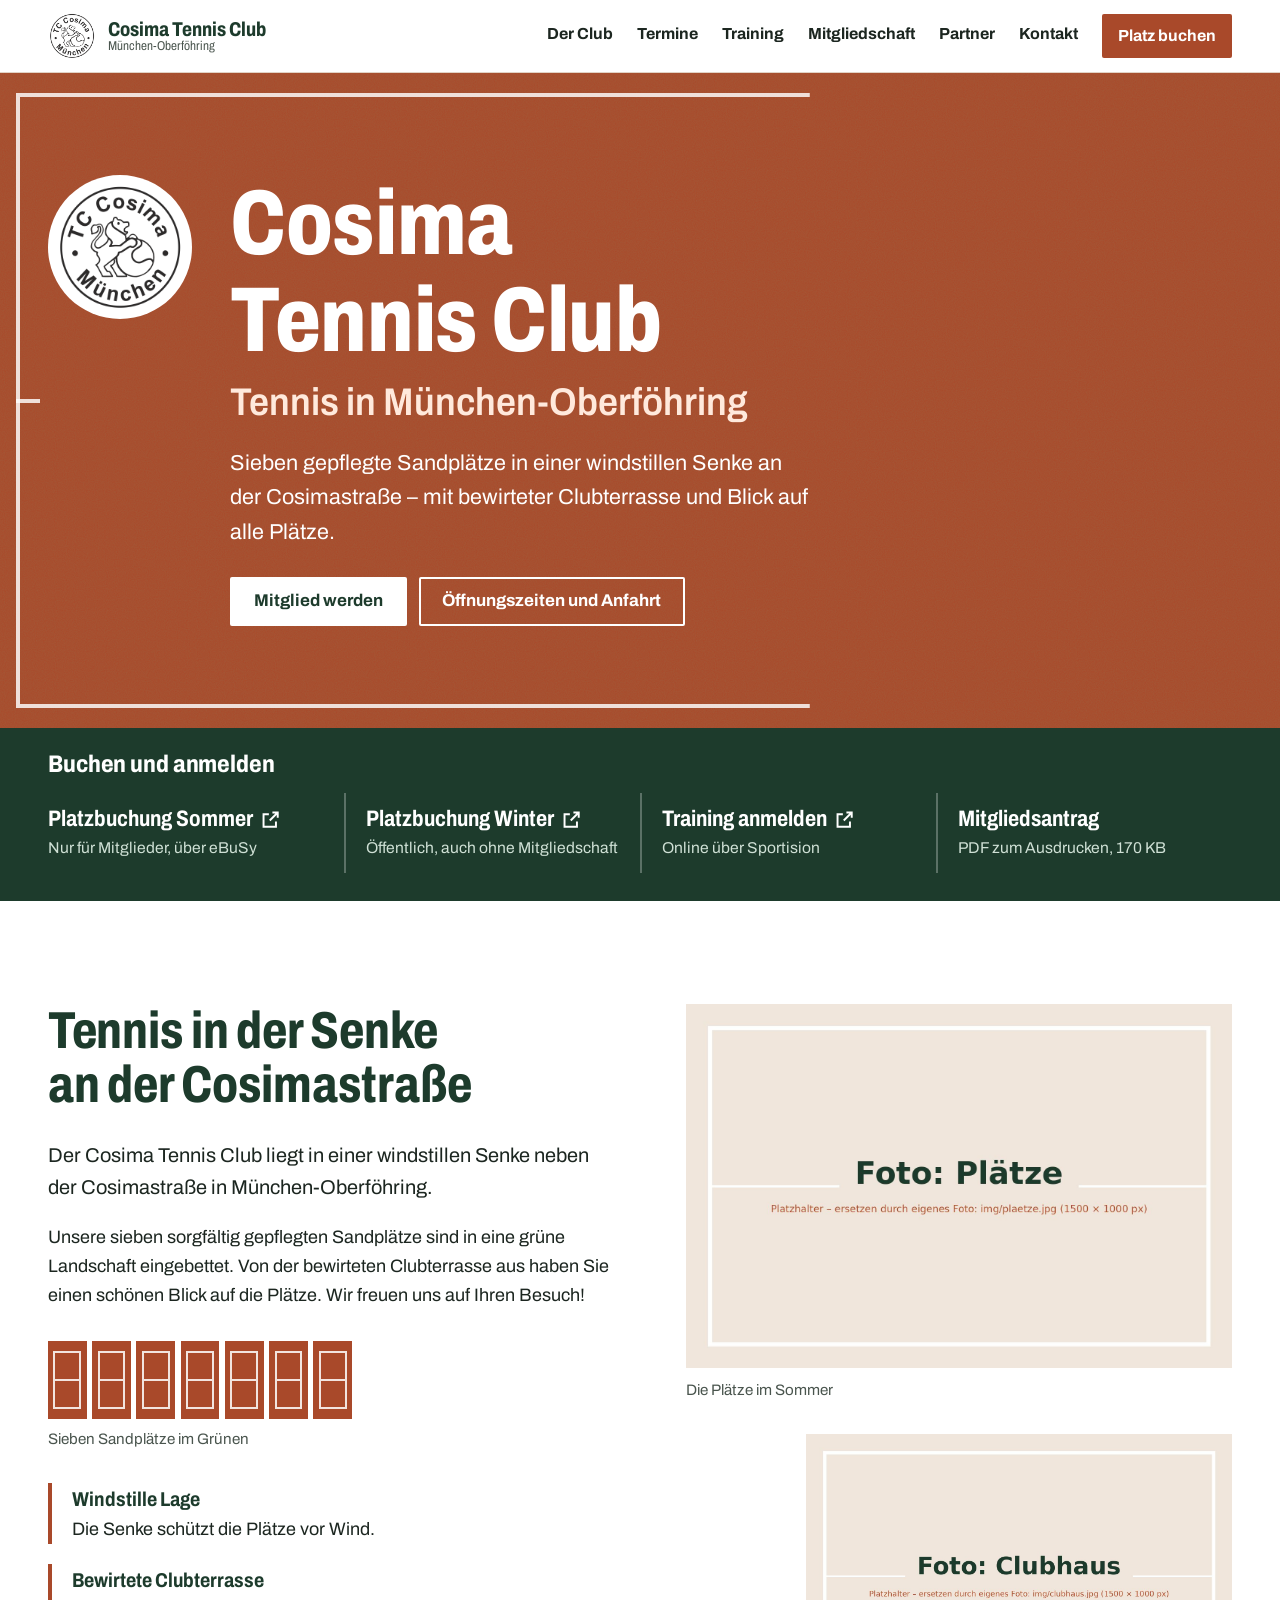
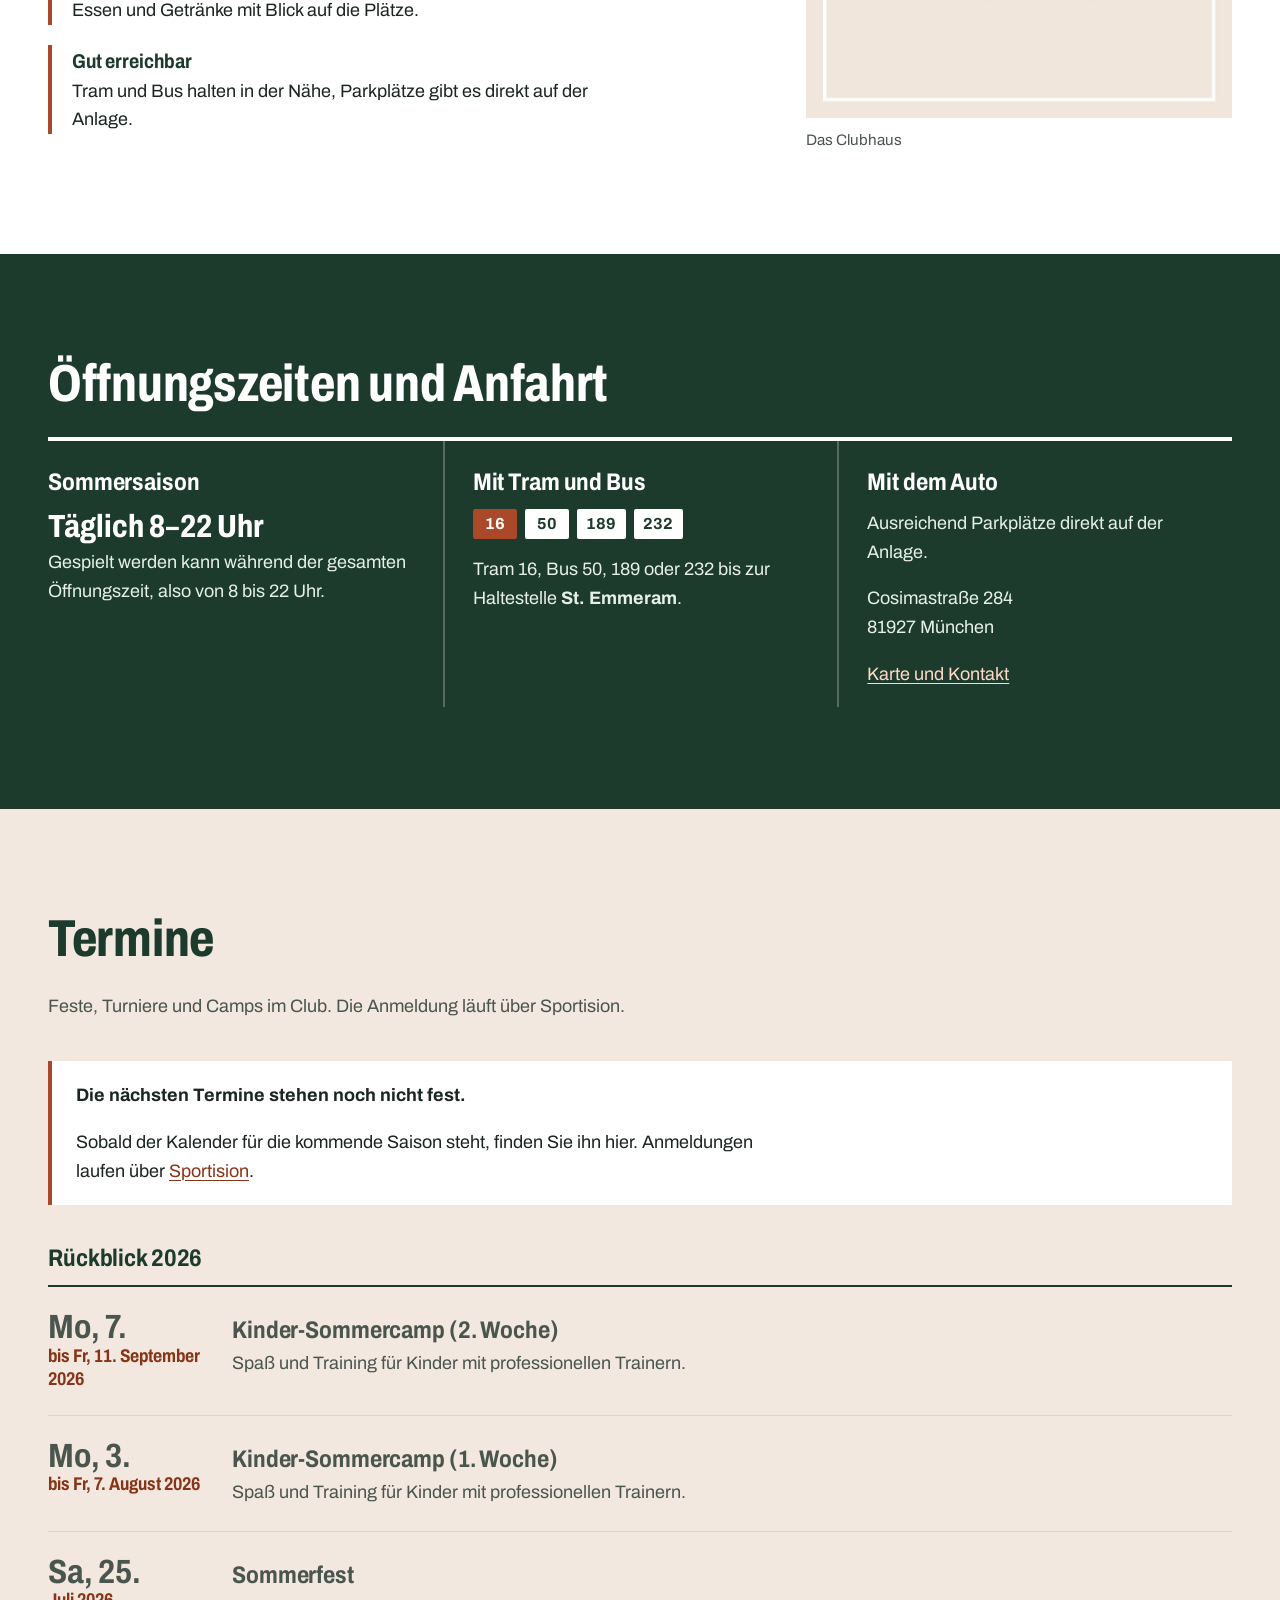
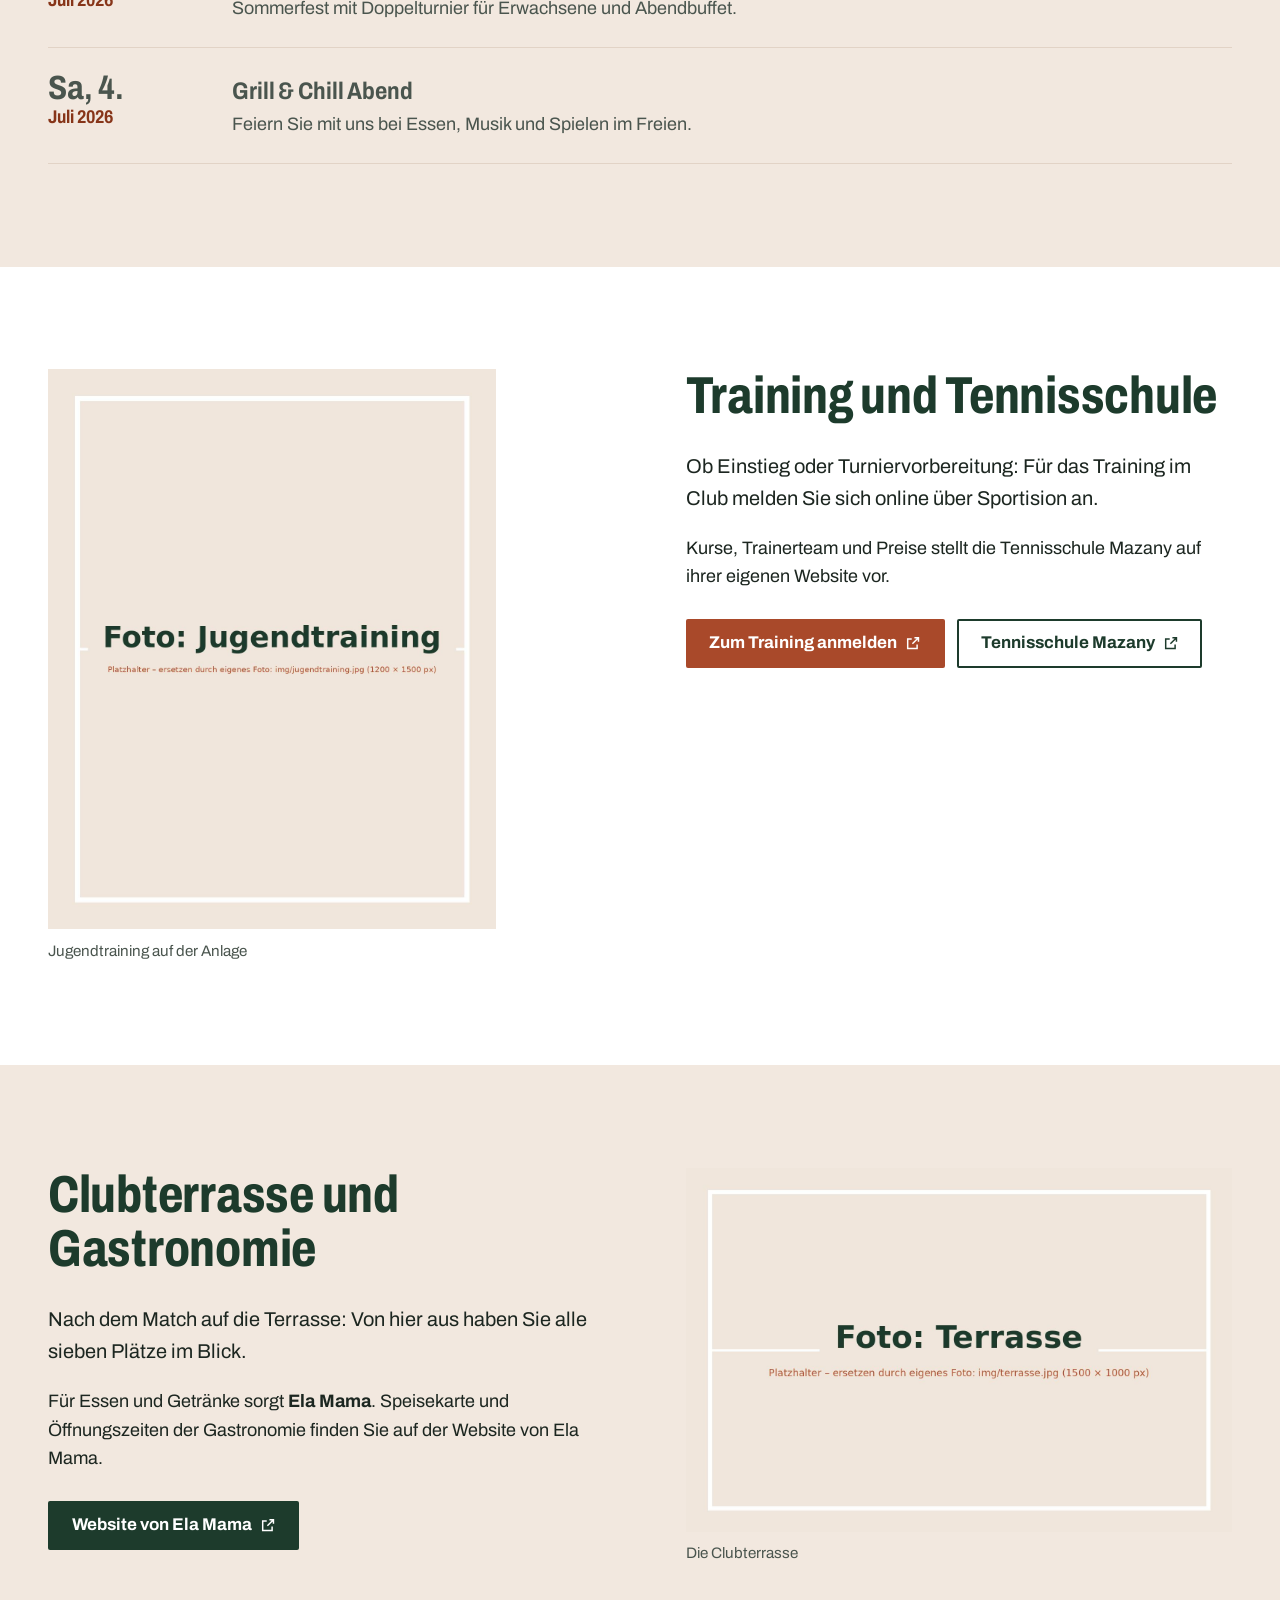
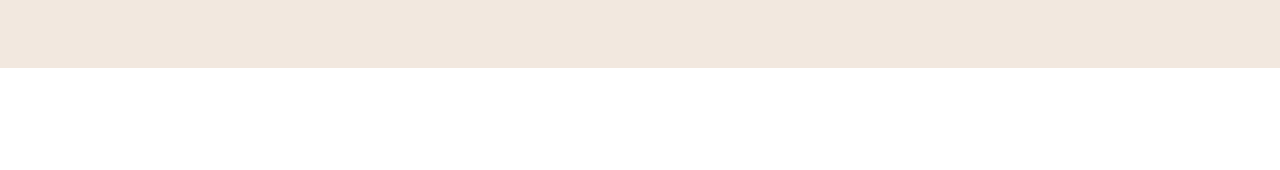
<file: index.html>
<!doctype html>
<html lang="de">
<head>
  <meta charset="utf-8">
  <meta name="robots" content="noindex">
  <meta http-equiv="refresh" content="0; url=cosima-website/">
  <title>Cosima Tennis Club – Website-Entwurf</title>
</head>
<body>
  <p><a href="cosima-website/">Zum Website-Entwurf des Cosima Tennis Clubs</a></p>
</body>
</html>
</file>
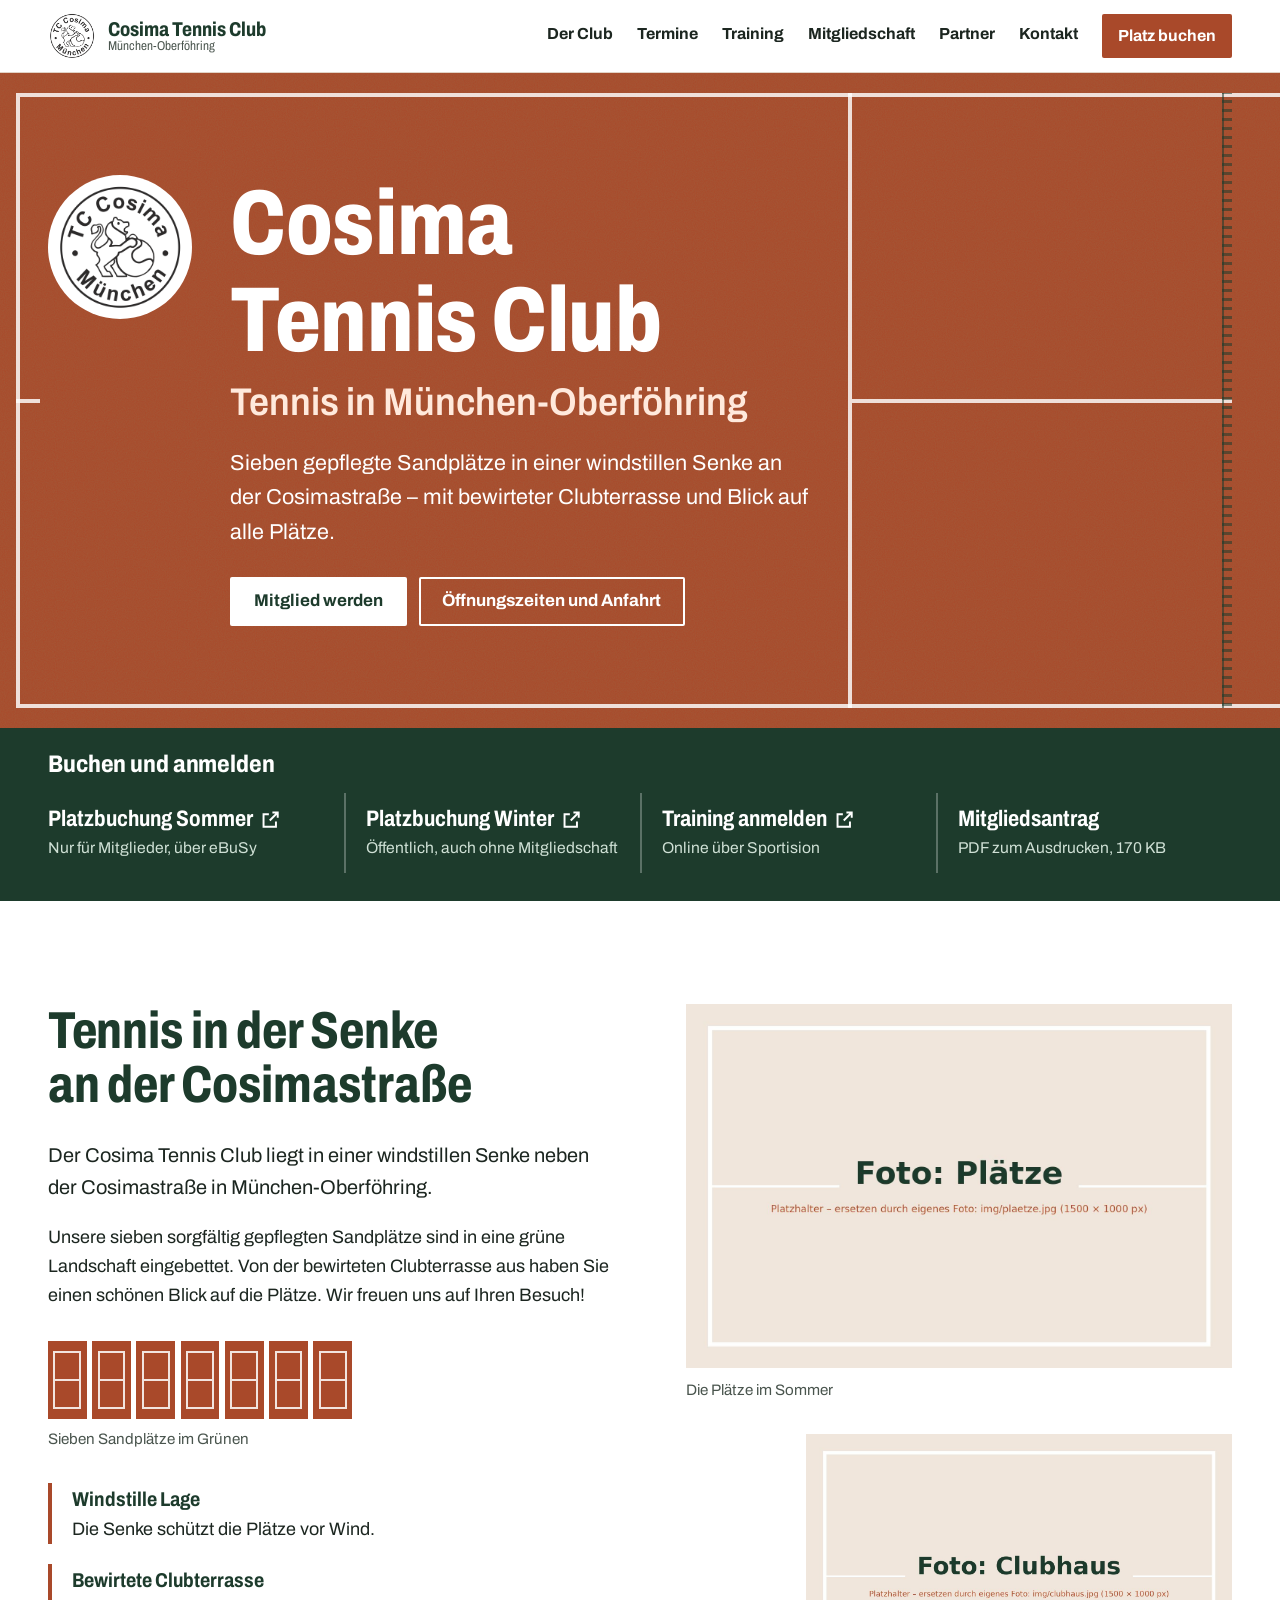
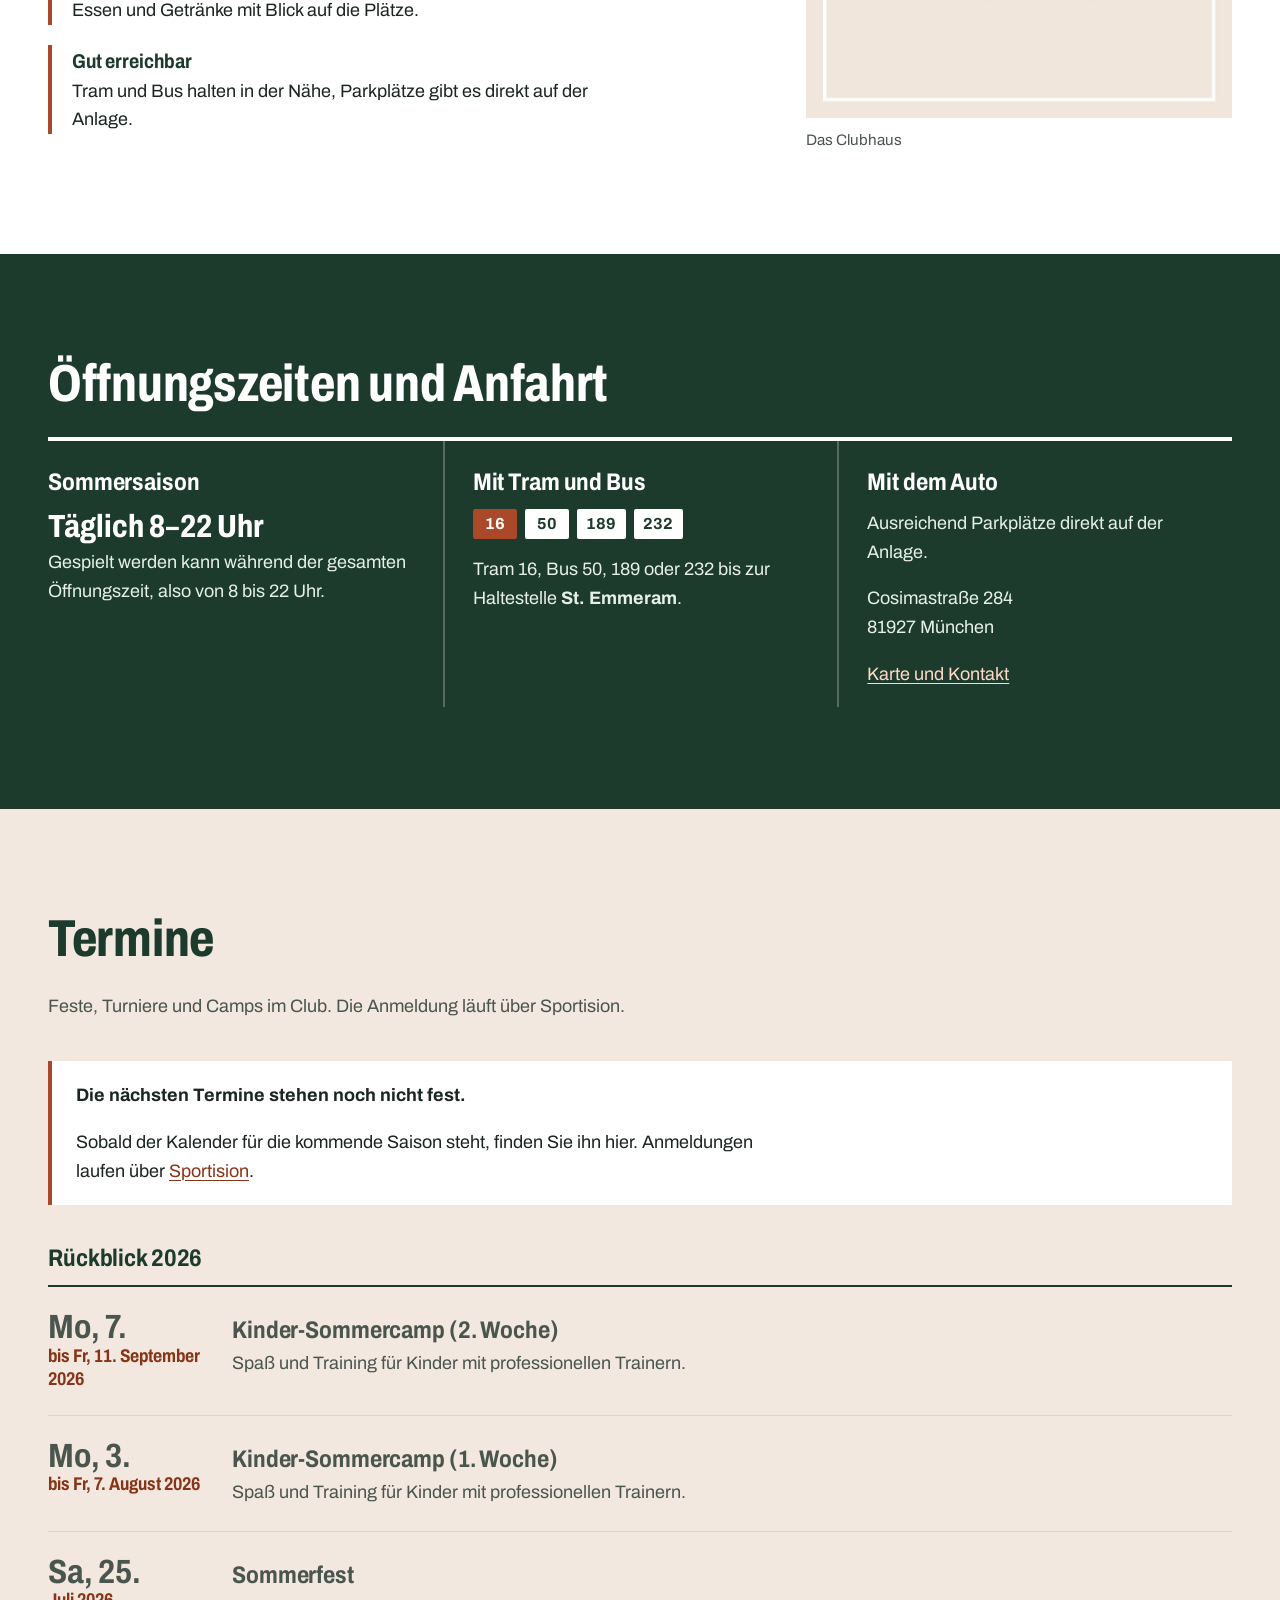
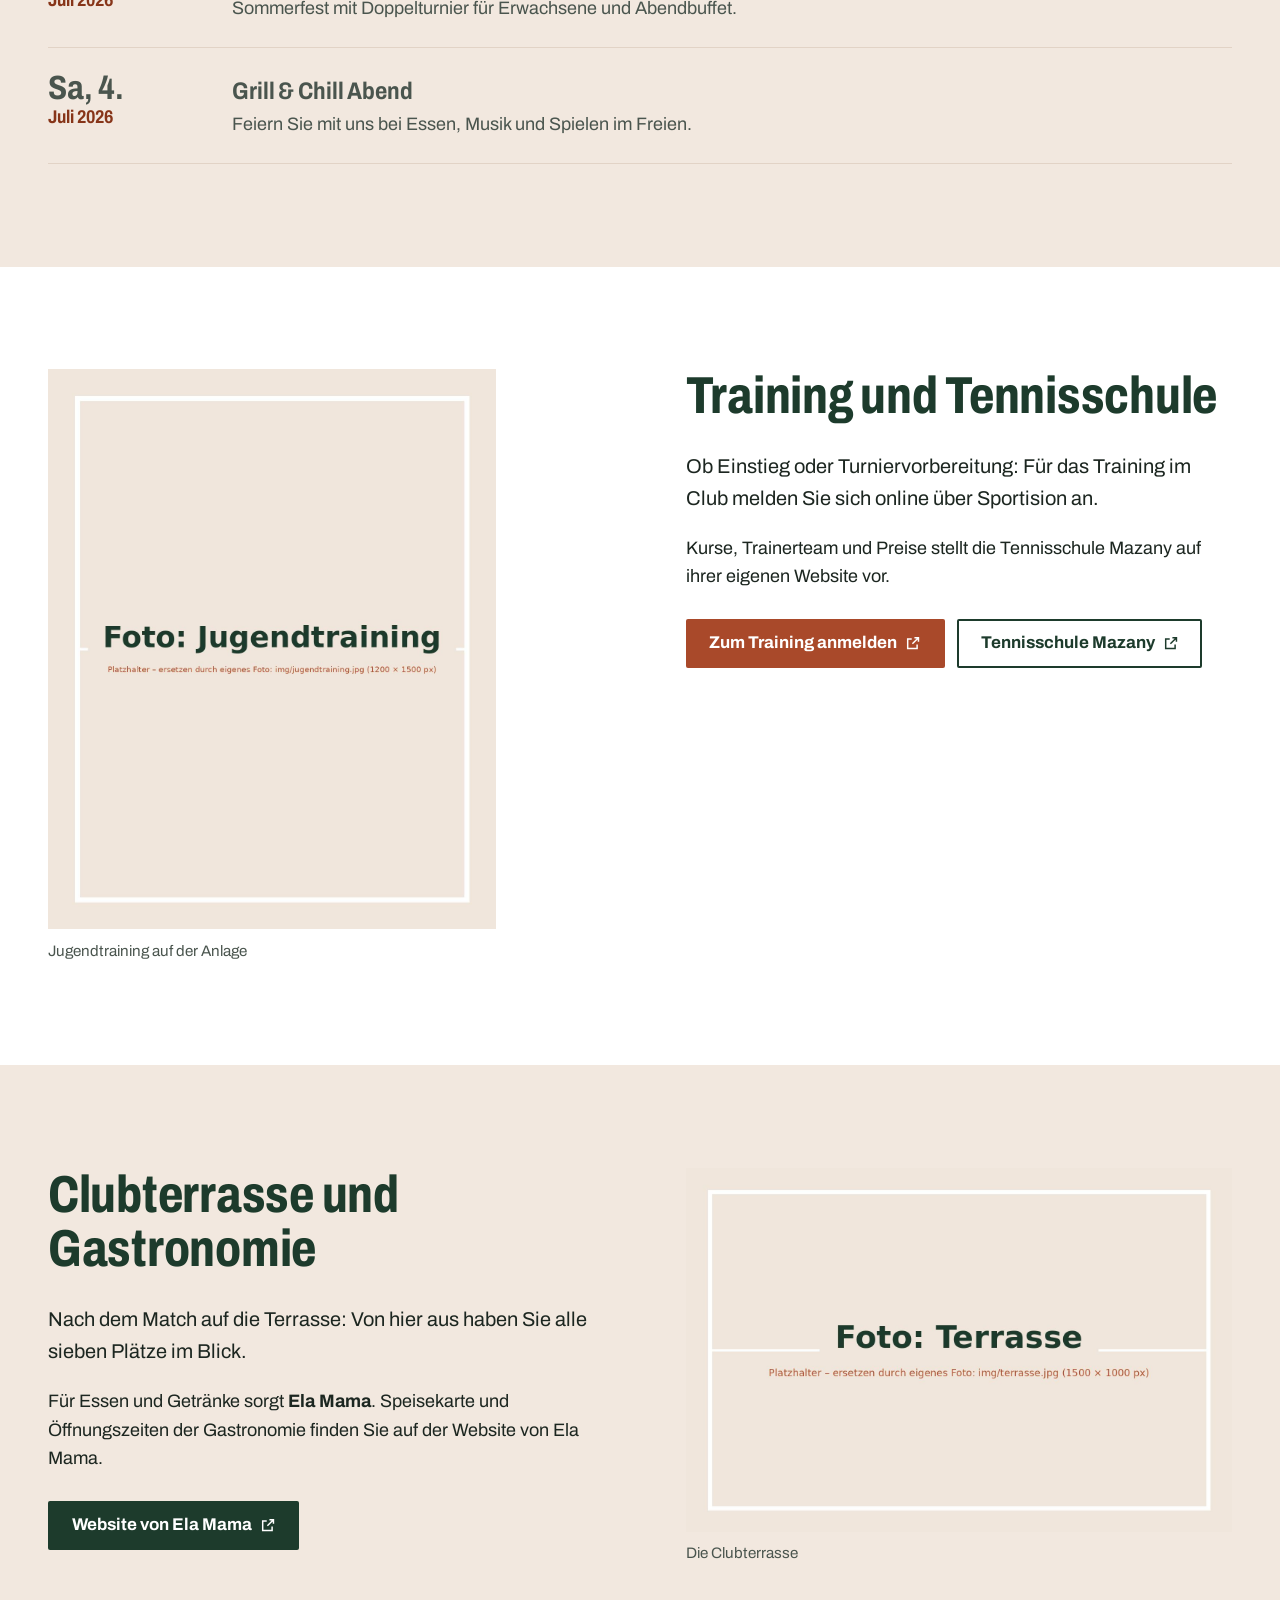
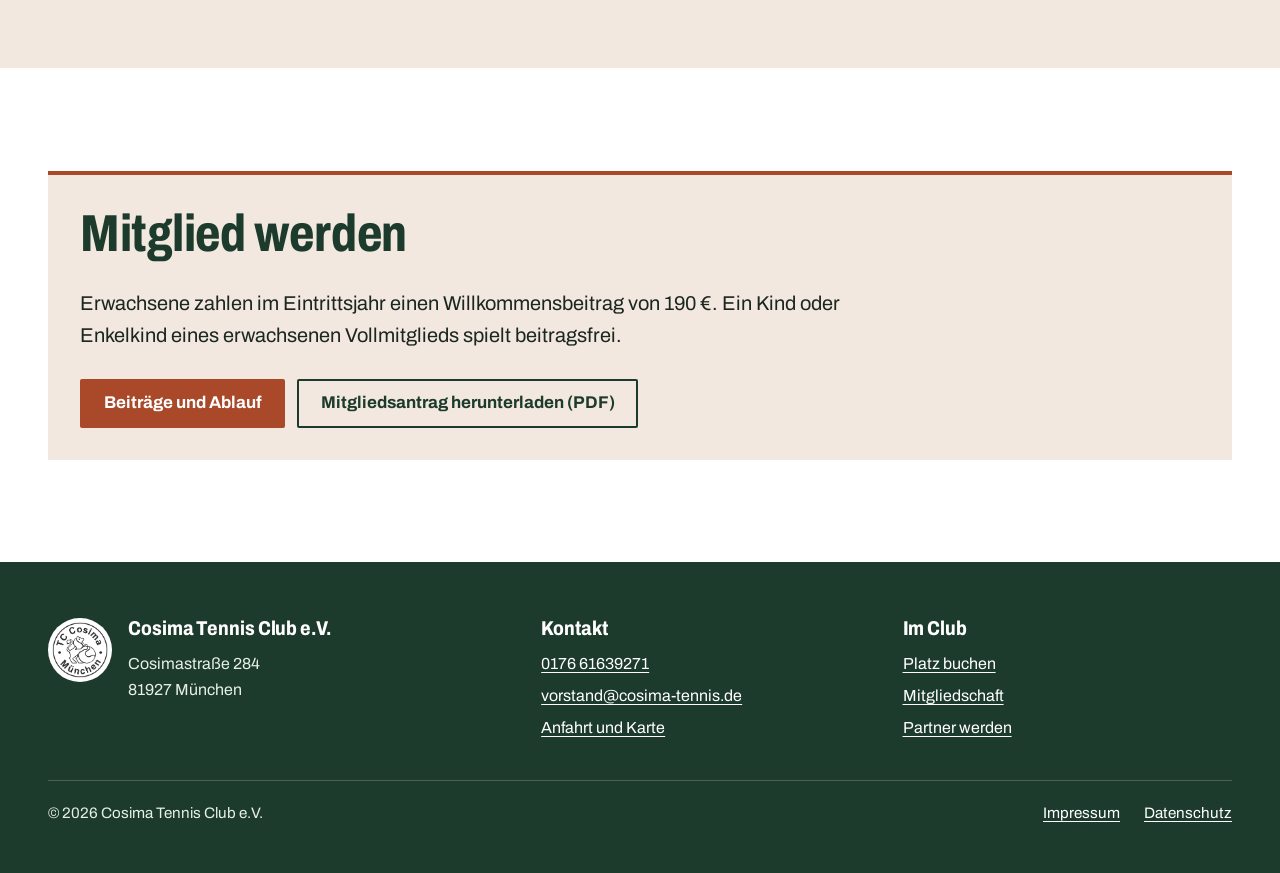
<file: cosima-website/index.html>
<!doctype html>
<html lang="de">
<head>
  <meta charset="utf-8">
  <meta name="viewport" content="width=device-width, initial-scale=1">
  <title>Cosima Tennis Club e.V. – Tennis in München-Oberföhring</title>
  <meta name="description" content="Cosima Tennis Club e.V. in München-Oberföhring: sieben Sandplätze im Grünen, bewirtete Clubterrasse, Training und Mitgliedschaft. Im Sommer täglich von 8 bis 22 Uhr geöffnet.">
  <link rel="canonical" href="https://cosima-tennis.de/">
  <meta name="theme-color" content="#1d3b2c">

  <meta property="og:type" content="website">
  <meta property="og:locale" content="de_DE">
  <meta property="og:site_name" content="Cosima Tennis Club e.V.">
  <meta property="og:title" content="Cosima Tennis Club e.V. – Tennis in München-Oberföhring">
  <meta property="og:description" content="Sieben Sandplätze im Grünen, bewirtete Clubterrasse, Training und Mitgliedschaft.">
  <meta property="og:url" content="https://cosima-tennis.de/">
  <meta property="og:image" content="https://cosima-tennis.de/img/vorschaubild.jpg">

  <link rel="icon" href="img/favicon-32.png" sizes="32x32" type="image/png">
  <link rel="apple-touch-icon" href="img/apple-touch-icon.png">
  <link rel="preload" href="fonts/archivo-var.woff2" as="font" type="font/woff2" crossorigin>
  <link rel="stylesheet" href="css/style.css">
  <script>document.documentElement.classList.add("js");</script>

  <script type="application/ld+json">
  {
    "@context": "https://schema.org",
    "@type": "SportsClub",
    "name": "Cosima Tennis Club e.V.",
    "sport": "Tennis",
    "url": "https://cosima-tennis.de/",
    "logo": "https://cosima-tennis.de/img/logo.png",
    "image": "https://cosima-tennis.de/img/vorschaubild.jpg",
    "telephone": "+49 176 61639271",
    "email": "vorstand@cosima-tennis.de",
    "address": {
      "@type": "PostalAddress",
      "streetAddress": "Cosimastraße 284",
      "postalCode": "81927",
      "addressLocality": "München",
      "addressCountry": "DE"
    },
    "hasMap": "https://maps.google.com/maps?cid=15351938273596045223"
  }
  </script>
</head>
<body>
  <a class="skip-link" href="#inhalt">Zum Inhalt springen</a>

  <header class="kopf">
    <div class="wrap kopf__inner">
      <a class="marke" href="index.html">
        <img src="img/logo.png" alt="" width="48" height="48">
        <span>Cosima Tennis Club<small>München-Oberföhring</small></span>
      </a>
      <button class="menue-knopf" type="button" aria-expanded="false" aria-controls="navi">
        <span class="menue-knopf__linien" aria-hidden="true"></span>Menü
      </button>
      <nav id="navi" class="navi" aria-label="Hauptmenü">
        <ul>
          <li><a href="index.html#club">Der Club</a></li>
          <li><a href="index.html#termine">Termine</a></li>
          <li><a href="index.html#training">Training</a></li>
          <li><a href="mitgliedschaft.html">Mitgliedschaft</a></li>
          <li><a href="partner.html">Partner</a></li>
          <li><a href="kontakt.html">Kontakt</a></li>
          <li class="navi__buchen"><a href="index.html#buchen">Platz buchen</a></li>
        </ul>
      </nav>
    </div>
  </header>

  <main id="inhalt">

    <!-- ===== Hero: der Sandplatz von oben ===== -->
    <section class="platz" aria-labelledby="titel">
      <!-- Die weißen Linien zeichnen einen Sandplatz von oben (reine CSS-Gestaltung). -->
      <div class="wrap platz__feld">
        <div class="platz__inhalt">
          <img class="platz__siegel" src="img/logo.png" width="144" height="144"
               alt="Vereinslogo des TC Cosima München: Löwe mit Tennisball im Kreis">
          <div>
            <h1 id="titel">Cosima Tennis Club <span>Tennis in München-Oberföhring</span></h1>
            <p class="platz__text">Sieben gepflegte Sandplätze in einer windstillen Senke an der Cosimastraße – mit bewirteter Clubterrasse und Blick auf alle Plätze.</p>
            <div class="platz__aktionen">
              <a class="knopf knopf--kreide" href="mitgliedschaft.html">Mitglied werden</a>
              <a class="knopf knopf--linie" href="#anfahrt">Öffnungszeiten und Anfahrt</a>
            </div>
          </div>
        </div>
        <div class="platz__aufschlagfeld" aria-hidden="true"></div>
      </div>
    </section>

    <!-- ===== Schnellzugriff ===== -->
    <section id="buchen" class="schnell" aria-labelledby="buchen-titel">
      <div class="wrap">
        <h2 id="buchen-titel">Buchen und anmelden</h2>
        <ul class="schnell__liste">
          <li>
            <a href="https://cosima-tennis.ebusy.de/" target="_blank" rel="noopener">
              <strong>Platzbuchung Sommer
                <svg class="extern-icon" viewBox="0 0 24 24" aria-hidden="true" focusable="false"><path d="M14 4h6v6M20 4l-9 9M18 14v6H4V6h6" fill="none" stroke="currentColor" stroke-width="2.2"/></svg></strong>
              <span>Nur für Mitglieder, über eBuSy</span>
              <span class="visually-hidden">(öffnet in neuem Fenster)</span>
            </a>
          </li>
          <li>
            <a href="https://citennis.ebusy.de/" target="_blank" rel="noopener">
              <strong>Platzbuchung Winter
                <svg class="extern-icon" viewBox="0 0 24 24" aria-hidden="true" focusable="false"><path d="M14 4h6v6M20 4l-9 9M18 14v6H4V6h6" fill="none" stroke="currentColor" stroke-width="2.2"/></svg></strong>
              <span>Öffentlich, auch ohne Mitgliedschaft</span>
              <span class="visually-hidden">(öffnet in neuem Fenster)</span>
            </a>
          </li>
          <li>
            <a href="https://www.sportision.de/club/cosima-2" target="_blank" rel="noopener">
              <strong>Training anmelden
                <svg class="extern-icon" viewBox="0 0 24 24" aria-hidden="true" focusable="false"><path d="M14 4h6v6M20 4l-9 9M18 14v6H4V6h6" fill="none" stroke="currentColor" stroke-width="2.2"/></svg></strong>
              <span>Online über Sportision</span>
              <span class="visually-hidden">(öffnet in neuem Fenster)</span>
            </a>
          </li>
          <li>
            <a href="dokumente/aufnahmeantrag-cosima-tennis-club.pdf" download>
              <strong>Mitgliedsantrag</strong>
              <span>PDF zum Ausdrucken, 170 KB</span>
            </a>
          </li>
        </ul>
      </div>
    </section>

    <!-- ===== Der Club ===== -->
    <section id="club" class="abschnitt" aria-labelledby="club-titel">
      <div class="wrap zweispaltig">
        <div>
          <h2 id="club-titel">Tennis in der Senke an der Cosimastraße</h2>
          <p class="einleitung">Der Cosima Tennis Club liegt in einer windstillen Senke neben der Cosimastraße in München-Oberföhring.</p>
          <p>Unsere sieben sorgfältig gepflegten Sandplätze sind in eine grüne Landschaft eingebettet. Von der bewirteten Clubterrasse aus haben Sie einen schönen Blick auf die Plätze. Wir freuen uns auf Ihren Besuch!</p>

          <ul class="plaetze" aria-hidden="true">
            <li></li><li></li><li></li><li></li><li></li><li></li><li></li>
          </ul>
          <p class="plaetze-legende">Sieben Sandplätze im Grünen</p>

          <ul class="fakten">
            <li><strong>Windstille Lage</strong>Die Senke schützt die Plätze vor Wind.</li>
            <li><strong>Bewirtete Clubterrasse</strong>Essen und Getränke mit Blick auf die Plätze.</li>
            <li><strong>Gut erreichbar</strong>Tram und Bus halten in der Nähe, Parkplätze gibt es direkt auf der Anlage.</li>
          </ul>
        </div>
        <div class="fotostapel">
          <figure class="foto foto--quer">
            <img src="img/plaetze.jpg" width="1500" height="1000" loading="lazy"
                 alt="Die Sandplätze des Cosima Tennis Clubs, umgeben von Bäumen und Hecken">
            <figcaption>Die Plätze im Sommer</figcaption>
          </figure>
          <figure class="foto foto--quer">
            <img src="img/clubhaus.jpg" width="1500" height="1000" loading="lazy"
                 alt="Das Clubhaus des Cosima Tennis Clubs">
            <figcaption>Das Clubhaus</figcaption>
          </figure>
        </div>
      </div>
    </section>

    <!-- ===== Öffnungszeiten & Anfahrt ===== -->
    <section id="anfahrt" class="abschnitt abschnitt--hecke" aria-labelledby="anfahrt-titel">
      <div class="wrap">
        <h2 id="anfahrt-titel">Öffnungszeiten und Anfahrt</h2>
        <div class="infos">
          <div>
            <h3>Sommersaison</h3>
            <p class="gross">Täglich 8–22 Uhr</p>
            <p>Gespielt werden kann während der gesamten Öffnungszeit, also von 8 bis 22 Uhr.</p>
          </div>
          <div>
            <h3>Mit Tram und Bus</h3>
            <ul class="linien" aria-label="Linien">
              <li class="tram"><span class="visually-hidden">Tram </span>16</li>
              <li><span class="visually-hidden">Bus </span>50</li>
              <li><span class="visually-hidden">Bus </span>189</li>
              <li><span class="visually-hidden">Bus </span>232</li>
            </ul>
            <p>Tram 16, Bus 50, 189 oder 232 bis zur Haltestelle <strong>St. Emmeram</strong>.</p>
          </div>
          <div>
            <h3>Mit dem Auto</h3>
            <p>Ausreichend Parkplätze direkt auf der Anlage.</p>
            <p>Cosimastraße 284<br>81927 München</p>
            <p><a href="kontakt.html#karte">Karte und Kontakt</a></p>
          </div>
        </div>
      </div>
    </section>

    <!-- ===== Termine ===== -->
    <section id="termine" class="abschnitt abschnitt--sand" aria-labelledby="termine-titel">
      <div class="wrap">
        <div class="abschnitt__kopf">
          <h2 id="termine-titel">Termine</h2>
          <p>Feste, Turniere und Camps im Club. Die Anmeldung läuft über Sportision.</p>
        </div>
        <!-- Die Termine werden in js/termine.js gepflegt. -->
        <div id="termine-liste" aria-live="polite">
          <noscript>
            <p>Die aktuellen Termine und die Anmeldung finden Sie bei
              <a href="https://www.sportision.de/club/cosima-2">Sportision</a>.</p>
          </noscript>
        </div>
      </div>
    </section>

    <!-- ===== Training / Tennisschule ===== -->
    <section id="training" class="abschnitt" aria-labelledby="training-titel">
      <div class="wrap zweispaltig zweispaltig--umgekehrt">
        <div>
          <h2 id="training-titel">Training und Tennisschule</h2>
          <p class="einleitung">Ob Einstieg oder Turniervorbereitung: Für das Training im Club melden Sie sich online über Sportision an.</p>
          <p>Kurse, Trainerteam und Preise stellt die Tennisschule Mazany auf ihrer eigenen Website vor.</p>
          <div class="platz__aktionen">
            <a class="knopf knopf--ziegel" href="https://www.sportision.de/club/cosima-2" target="_blank" rel="noopener">
              Zum Training anmelden
              <svg class="extern-icon" viewBox="0 0 24 24" aria-hidden="true" focusable="false"><path d="M14 4h6v6M20 4l-9 9M18 14v6H4V6h6" fill="none" stroke="currentColor" stroke-width="2.2"/></svg>
              <span class="visually-hidden">(Sportision, öffnet in neuem Fenster)</span>
            </a>
            <a class="knopf knopf--rahmen" href="http://www.mazany-tennis.de" target="_blank" rel="noopener">
              Tennisschule Mazany
              <svg class="extern-icon" viewBox="0 0 24 24" aria-hidden="true" focusable="false"><path d="M14 4h6v6M20 4l-9 9M18 14v6H4V6h6" fill="none" stroke="currentColor" stroke-width="2.2"/></svg>
              <span class="visually-hidden">(Website, öffnet in neuem Fenster)</span>
            </a>
          </div>
        </div>
        <figure class="foto foto--hoch">
          <img src="img/jugendtraining.jpg" width="1200" height="1500" loading="lazy"
               alt="Kinder und Jugendliche beim Training auf einem Sandplatz des Clubs">
          <figcaption>Jugendtraining auf der Anlage</figcaption>
        </figure>
      </div>
    </section>

    <!-- ===== Gastronomie ===== -->
    <section id="gastronomie" class="abschnitt abschnitt--sand" aria-labelledby="gastro-titel">
      <div class="wrap zweispaltig">
        <div>
          <h2 id="gastro-titel">Clubterrasse und Gastronomie</h2>
          <p class="einleitung">Nach dem Match auf die Terrasse: Von hier aus haben Sie alle sieben Plätze im Blick.</p>
          <p>Für Essen und Getränke sorgt <strong>Ela Mama</strong>. Speisekarte und Öffnungszeiten der Gastronomie finden Sie auf der Website von Ela Mama.</p>
          <div class="platz__aktionen">
            <a class="knopf knopf--hecke" href="https://www.ela-mama.de/" target="_blank" rel="noopener">
              Website von Ela Mama
              <svg class="extern-icon" viewBox="0 0 24 24" aria-hidden="true" focusable="false"><path d="M14 4h6v6M20 4l-9 9M18 14v6H4V6h6" fill="none" stroke="currentColor" stroke-width="2.2"/></svg>
              <span class="visually-hidden">(öffnet in neuem Fenster)</span>
            </a>
          </div>
        </div>
        <figure class="foto foto--quer">
          <img src="img/terrasse.jpg" width="1500" height="1000" loading="lazy"
               alt="Die bewirtete Clubterrasse mit Tischen und Blick auf die Tennisplätze">
          <figcaption>Die Clubterrasse</figcaption>
        </figure>
      </div>
    </section>

    <!-- ===== Mitglied werden ===== -->
    <section id="mitglied" class="abschnitt" aria-labelledby="mitglied-titel">
      <div class="wrap">
        <div class="kasten">
          <h2 id="mitglied-titel">Mitglied werden</h2>
          <p class="einleitung">Erwachsene zahlen im Eintrittsjahr einen Willkommensbeitrag von 190&nbsp;€. Ein Kind oder Enkelkind eines erwachsenen Vollmitglieds spielt beitragsfrei.</p>
          <div class="platz__aktionen">
            <a class="knopf knopf--ziegel" href="mitgliedschaft.html">Beiträge und Ablauf</a>
            <a class="knopf knopf--rahmen" href="dokumente/aufnahmeantrag-cosima-tennis-club.pdf" download>Mitgliedsantrag herunterladen (PDF)</a>
          </div>
        </div>
      </div>
    </section>

    <!--
      ===== Vorlage: Stimmen aus dem Club =====
      Bewusst leer und auskommentiert. Nur mit echten Zitaten und
      Einverständnis der zitierten Mitglieder verwenden.
      Zum Aktivieren die Kommentarzeichen um den Abschnitt entfernen.

    <section id="stimmen" class="abschnitt abschnitt--sand" aria-labelledby="stimmen-titel">
      <div class="wrap">
        <h2 id="stimmen-titel">Stimmen aus dem Club</h2>
        <figure>
          <blockquote><p>[Zitat eines Mitglieds]</p></blockquote>
          <figcaption>[Vorname, Mitglied seit JJJJ]</figcaption>
        </figure>
      </div>
    </section>
    -->

  </main>

  <footer class="fuss">
    <div class="wrap">
      <div class="fuss__raster">
        <div class="fuss__marke">
          <img src="img/logo.png" alt="" width="64" height="64" loading="lazy">
          <div>
            <h2>Cosima Tennis Club e.V.</h2>
            <address>Cosimastraße 284<br>81927 München</address>
          </div>
        </div>
        <div>
          <h2>Kontakt</h2>
          <ul>
            <li><a href="tel:+4917661639271">0176 61639271</a></li>
            <li><a href="mailto:vorstand@cosima-tennis.de">vorstand@cosima-tennis.de</a></li>
            <li><a href="kontakt.html#karte">Anfahrt und Karte</a></li>
          </ul>
        </div>
        <div>
          <h2>Im Club</h2>
          <ul>
            <li><a href="index.html#buchen">Platz buchen</a></li>
            <li><a href="mitgliedschaft.html">Mitgliedschaft</a></li>
            <li><a href="partner.html">Partner werden</a></li>
          </ul>
        </div>
      </div>
      <div class="fuss__unten">
        <p>© <span data-jahr>2026</span> Cosima Tennis Club e.V.</p>
        <ul>
          <li><a href="impressum.html">Impressum</a></li>
          <li><a href="datenschutz.html">Datenschutz</a></li>
        </ul>
      </div>
    </div>
  </footer>

  <script src="js/termine.js" defer></script>
  <script src="js/main.js" defer></script>
</body>
</html>
</file>
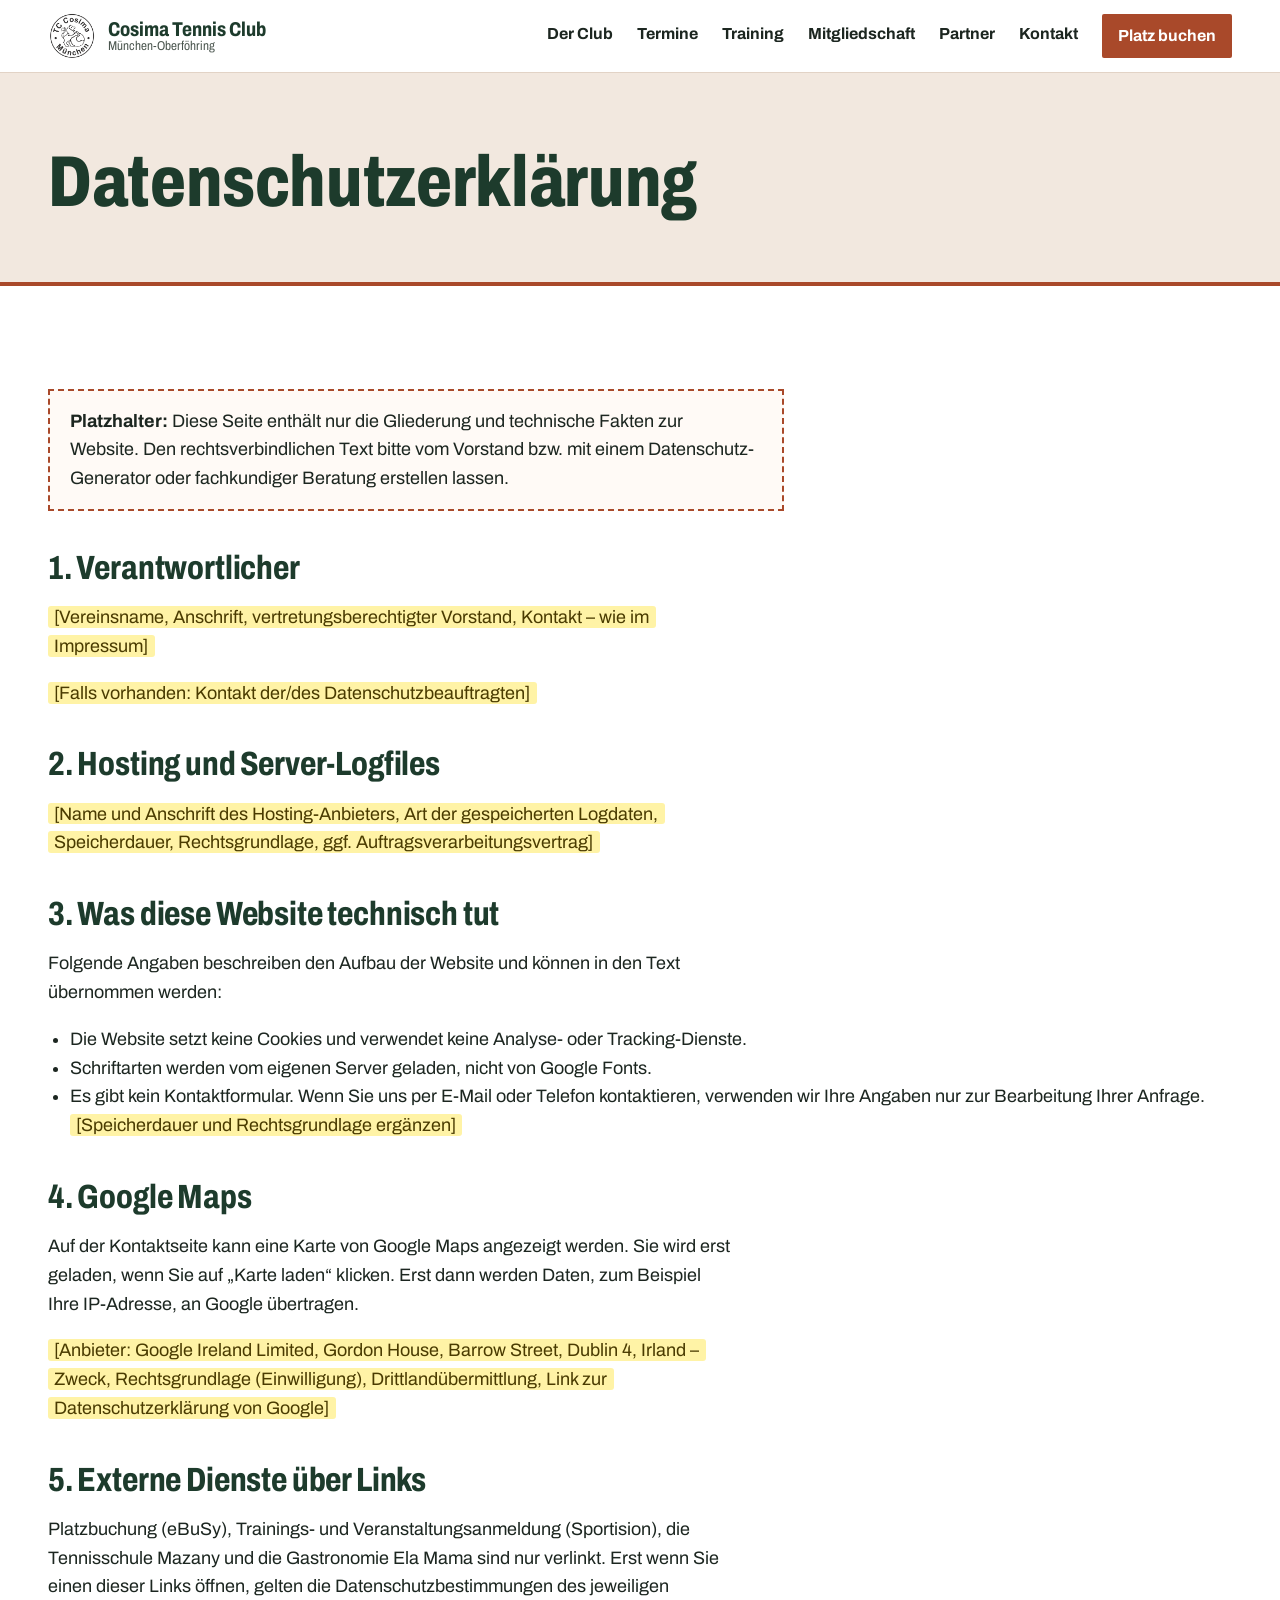
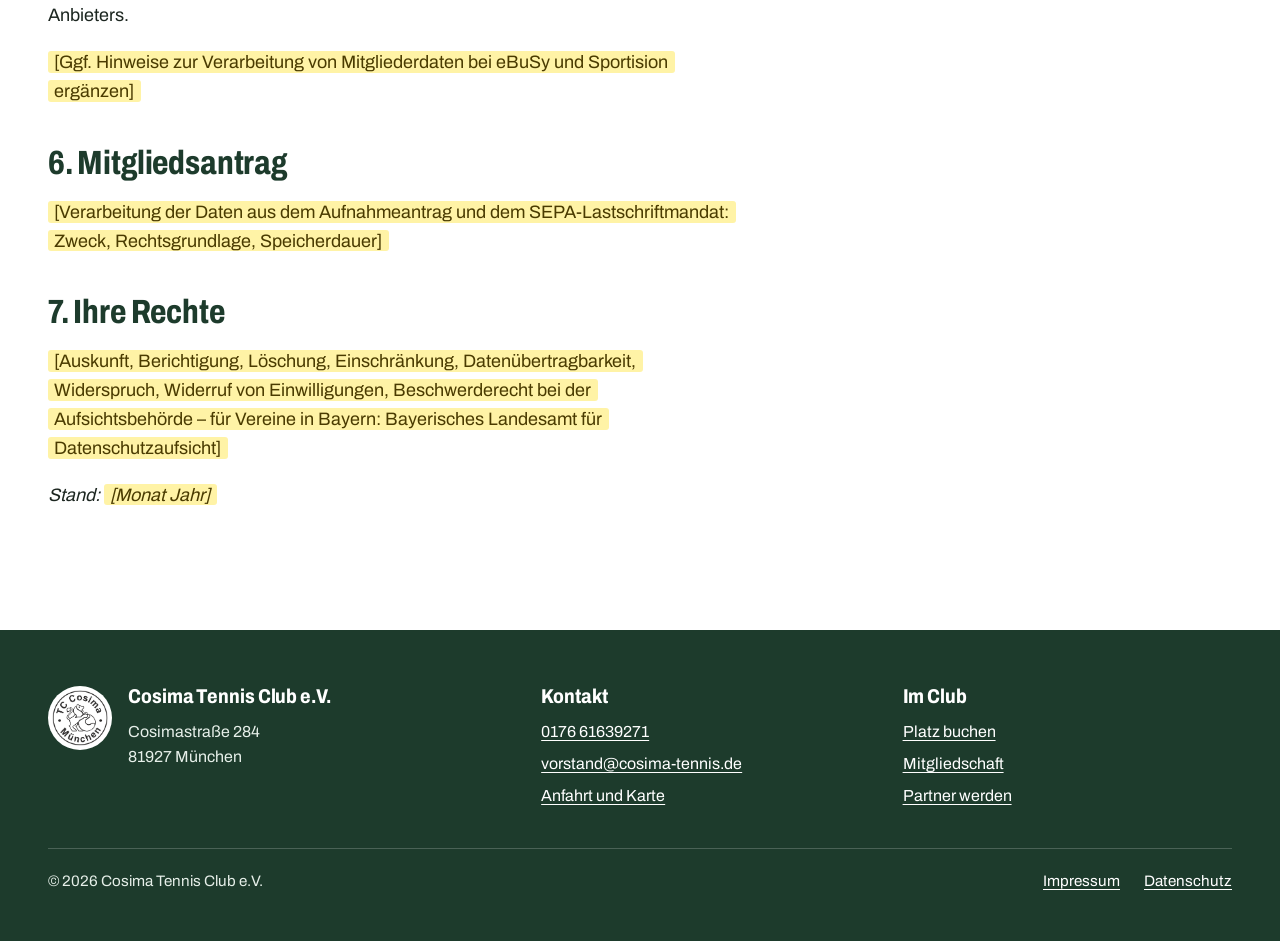
<file: cosima-website/datenschutz.html>
<!doctype html>
<html lang="de">
<head>
  <meta charset="utf-8">
  <meta name="viewport" content="width=device-width, initial-scale=1">
  <title>Datenschutzerklärung – Cosima Tennis Club e.V.</title>
  <meta name="description" content="Datenschutzerklärung des Cosima Tennis Club e.V.">
  <link rel="canonical" href="https://cosima-tennis.de/datenschutz.html">
  <meta name="robots" content="noindex, follow">
  <meta name="theme-color" content="#1d3b2c">
  <meta property="og:type" content="website">
  <meta property="og:locale" content="de_DE">
  <meta property="og:site_name" content="Cosima Tennis Club e.V.">
  <meta property="og:title" content="Datenschutzerklärung – Cosima Tennis Club e.V.">
  <meta property="og:description" content="Datenschutzerklärung des Cosima Tennis Club e.V.">
  <meta property="og:url" content="https://cosima-tennis.de/datenschutz.html">
  <meta property="og:image" content="https://cosima-tennis.de/img/vorschaubild.jpg">
  <link rel="icon" href="img/favicon-32.png" sizes="32x32" type="image/png">
  <link rel="apple-touch-icon" href="img/apple-touch-icon.png">
  <link rel="preload" href="fonts/archivo-var.woff2" as="font" type="font/woff2" crossorigin>
  <link rel="stylesheet" href="css/style.css">
  <script>document.documentElement.classList.add("js");</script>
</head>
<body>
  <a class="skip-link" href="#inhalt">Zum Inhalt springen</a>

  <header class="kopf">
    <div class="wrap kopf__inner">
      <a class="marke" href="index.html">
        <img src="img/logo.png" alt="" width="48" height="48">
        <span>Cosima Tennis Club<small>München-Oberföhring</small></span>
      </a>
      <button class="menue-knopf" type="button" aria-expanded="false" aria-controls="navi">
        <span class="menue-knopf__linien" aria-hidden="true"></span>Menü
      </button>
      <nav id="navi" class="navi" aria-label="Hauptmenü">
        <ul>
          <li><a href="index.html#club">Der Club</a></li>
          <li><a href="index.html#termine">Termine</a></li>
          <li><a href="index.html#training">Training</a></li>
          <li><a href="mitgliedschaft.html">Mitgliedschaft</a></li>
          <li><a href="partner.html">Partner</a></li>
          <li><a href="kontakt.html">Kontakt</a></li>
          <li class="navi__buchen"><a href="index.html#buchen">Platz buchen</a></li>
        </ul>
      </nav>
    </div>
  </header>

  <main id="inhalt">
    <header class="seitenkopf">
      <div class="wrap">
        <h1>Datenschutz&shy;erklärung</h1>
      </div>
    </header>

    <section class="abschnitt rechtstext" aria-label="Datenschutzerklärung">
      <div class="wrap">
        <div class="hinweis-box" role="note">
          <p><strong>Platzhalter:</strong> Diese Seite enthält nur die Gliederung und technische Fakten zur Website. Den rechtsverbindlichen Text bitte vom Vorstand bzw. mit einem Datenschutz-Generator oder fachkundiger Beratung erstellen lassen.</p>
        </div>

        <h2>1. Verantwortlicher</h2>
        <p><span class="platzhalter">[Vereinsname, Anschrift, vertretungsberechtigter Vorstand, Kontakt – wie im Impressum]</span></p>
        <p><span class="platzhalter">[Falls vorhanden: Kontakt der/des Datenschutzbeauftragten]</span></p>

        <h2>2. Hosting und Server-Logfiles</h2>
        <p><span class="platzhalter">[Name und Anschrift des Hosting-Anbieters, Art der gespeicherten Logdaten, Speicherdauer, Rechtsgrundlage, ggf. Auftragsverarbeitungsvertrag]</span></p>

        <h2>3. Was diese Website technisch tut</h2>
        <p>Folgende Angaben beschreiben den Aufbau der Website und können in den Text übernommen werden:</p>
        <ul>
          <li>Die Website setzt keine Cookies und verwendet keine Analyse- oder Tracking-Dienste.</li>
          <li>Schriftarten werden vom eigenen Server geladen, nicht von Google Fonts.</li>
          <li>Es gibt kein Kontaktformular. Wenn Sie uns per E-Mail oder Telefon kontaktieren, verwenden wir Ihre Angaben nur zur Bearbeitung Ihrer Anfrage. <span class="platzhalter">[Speicherdauer und Rechtsgrundlage ergänzen]</span></li>
        </ul>

        <h2 id="google-maps">4. Google Maps</h2>
        <p>Auf der Kontaktseite kann eine Karte von Google Maps angezeigt werden. Sie wird erst geladen, wenn Sie auf „Karte laden“ klicken. Erst dann werden Daten, zum Beispiel Ihre IP-Adresse, an Google übertragen.</p>
        <p><span class="platzhalter">[Anbieter: Google Ireland Limited, Gordon House, Barrow Street, Dublin 4, Irland – Zweck, Rechtsgrundlage (Einwilligung), Drittlandübermittlung, Link zur Datenschutzerklärung von Google]</span></p>

        <h2>5. Externe Dienste über Links</h2>
        <p>Platzbuchung (eBuSy), Trainings- und Veranstaltungsanmeldung (Sportision), die Tennisschule Mazany und die Gastronomie Ela Mama sind nur verlinkt. Erst wenn Sie einen dieser Links öffnen, gelten die Datenschutzbestimmungen des jeweiligen Anbieters.</p>
        <p><span class="platzhalter">[Ggf. Hinweise zur Verarbeitung von Mitgliederdaten bei eBuSy und Sportision ergänzen]</span></p>

        <h2>6. Mitgliedsantrag</h2>
        <p><span class="platzhalter">[Verarbeitung der Daten aus dem Aufnahmeantrag und dem SEPA-Lastschriftmandat: Zweck, Rechtsgrundlage, Speicherdauer]</span></p>

        <h2>7. Ihre Rechte</h2>
        <p><span class="platzhalter">[Auskunft, Berichtigung, Löschung, Einschränkung, Datenübertragbarkeit, Widerspruch, Widerruf von Einwilligungen, Beschwerderecht bei der Aufsichtsbehörde – für Vereine in Bayern: Bayerisches Landesamt für Datenschutzaufsicht]</span></p>

        <p><em>Stand: <span class="platzhalter">[Monat Jahr]</span></em></p>
      </div>
    </section>
  </main>

  <footer class="fuss">
    <div class="wrap">
      <div class="fuss__raster">
        <div class="fuss__marke">
          <img src="img/logo.png" alt="" width="64" height="64" loading="lazy">
          <div>
            <h2>Cosima Tennis Club e.V.</h2>
            <address>Cosimastraße 284<br>81927 München</address>
          </div>
        </div>
        <div>
          <h2>Kontakt</h2>
          <ul>
            <li><a href="tel:+4917661639271">0176 61639271</a></li>
            <li><a href="mailto:vorstand@cosima-tennis.de">vorstand@cosima-tennis.de</a></li>
            <li><a href="kontakt.html#karte">Anfahrt und Karte</a></li>
          </ul>
        </div>
        <div>
          <h2>Im Club</h2>
          <ul>
            <li><a href="index.html#buchen">Platz buchen</a></li>
            <li><a href="mitgliedschaft.html">Mitgliedschaft</a></li>
            <li><a href="partner.html">Partner werden</a></li>
          </ul>
        </div>
      </div>
      <div class="fuss__unten">
        <p>© <span data-jahr>2026</span> Cosima Tennis Club e.V.</p>
        <ul>
          <li><a href="impressum.html">Impressum</a></li>
          <li><a href="datenschutz.html">Datenschutz</a></li>
        </ul>
      </div>
    </div>
  </footer>

  <script src="js/main.js" defer></script>
</body>
</html>
</file>
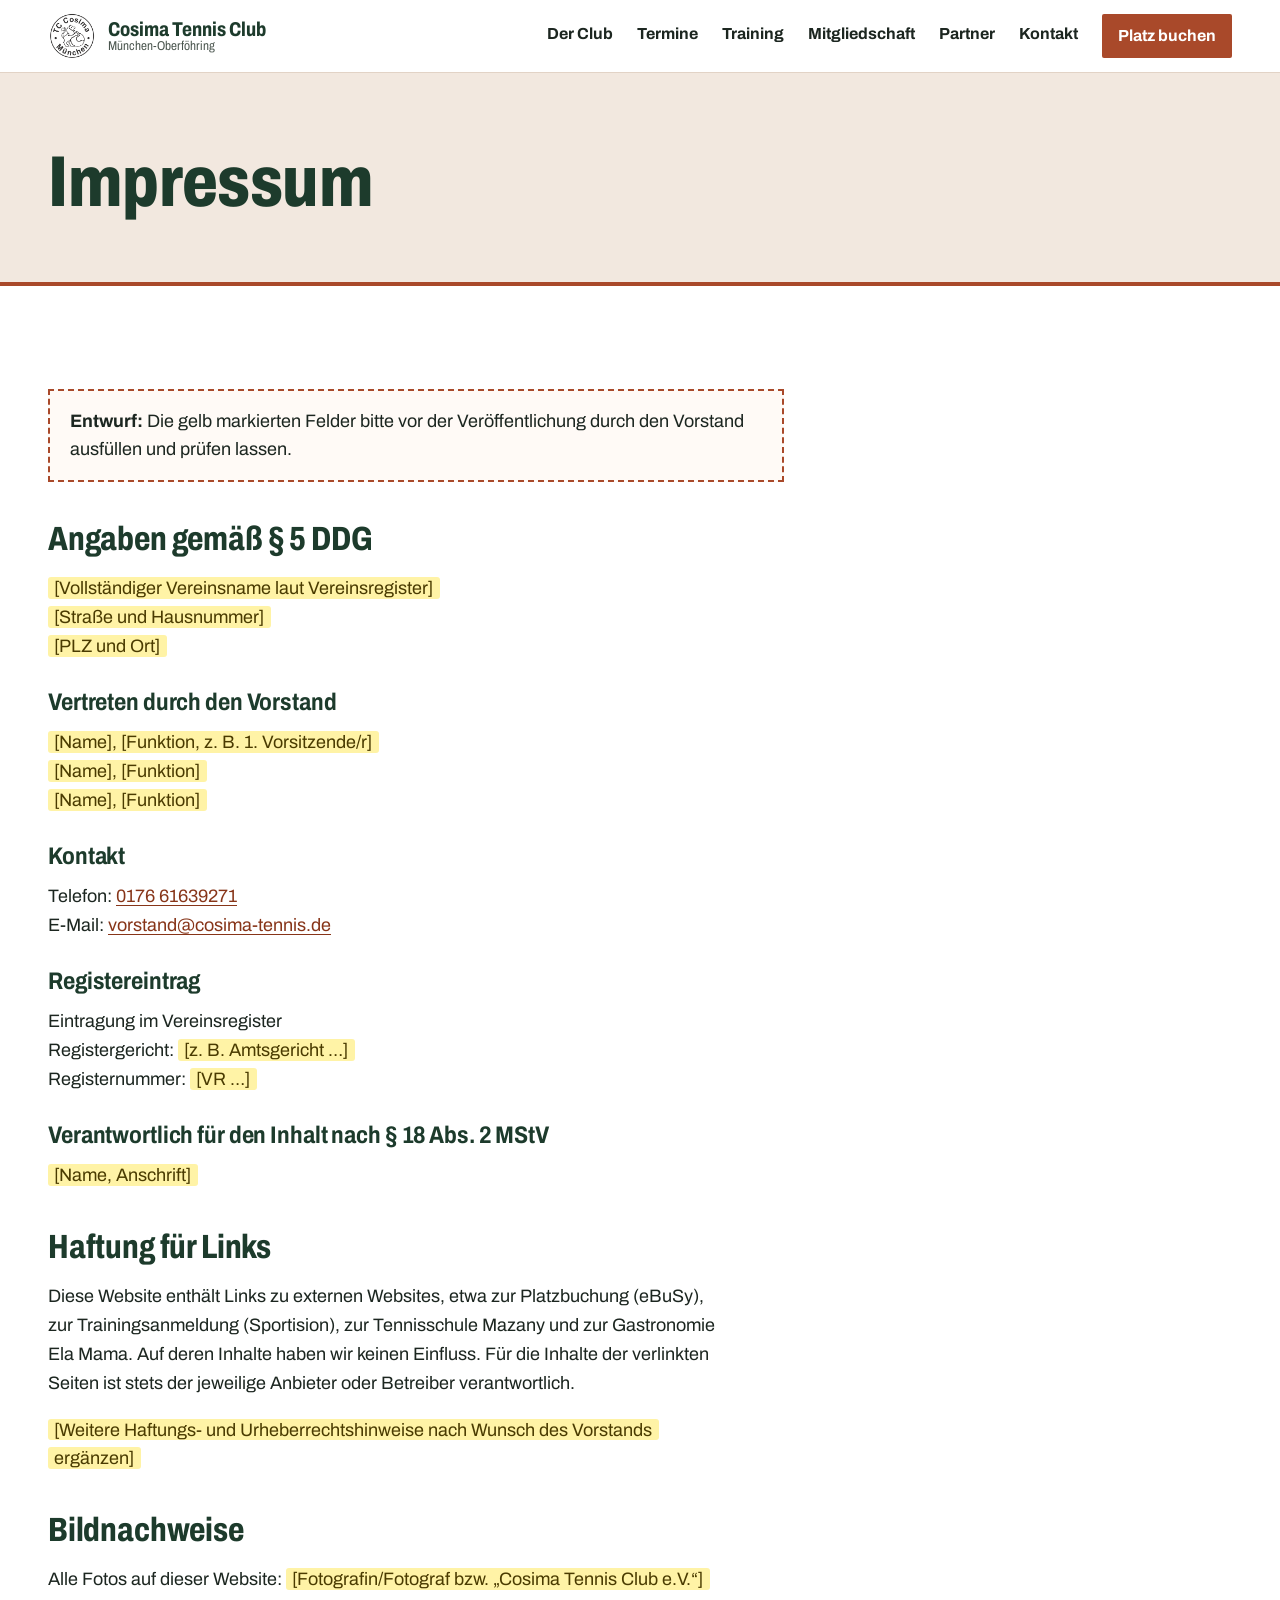
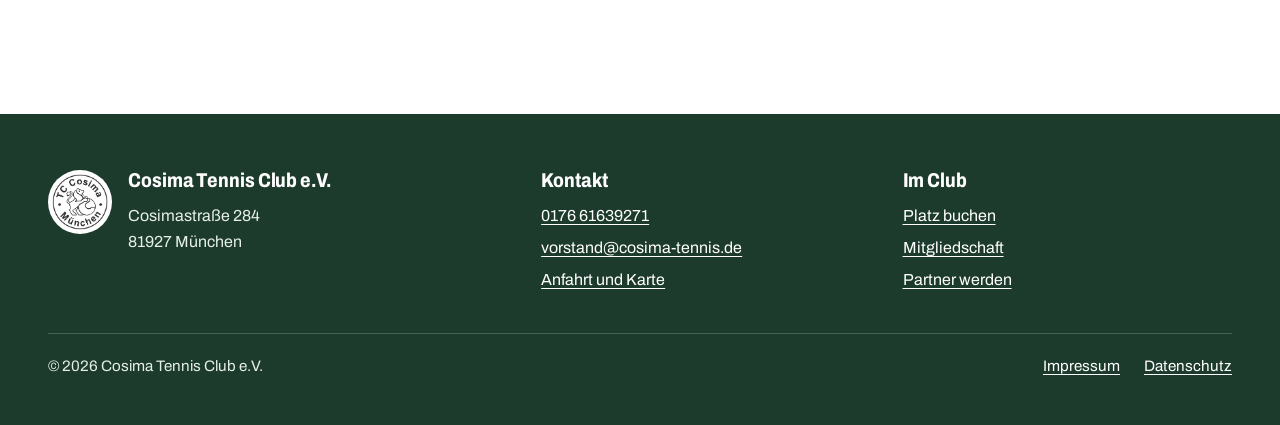
<file: cosima-website/impressum.html>
<!doctype html>
<html lang="de">
<head>
  <meta charset="utf-8">
  <meta name="viewport" content="width=device-width, initial-scale=1">
  <title>Impressum – Cosima Tennis Club e.V.</title>
  <meta name="description" content="Impressum des Cosima Tennis Club e.V.">
  <link rel="canonical" href="https://cosima-tennis.de/impressum.html">
  <meta name="robots" content="noindex, follow">
  <meta name="theme-color" content="#1d3b2c">
  <meta property="og:type" content="website">
  <meta property="og:locale" content="de_DE">
  <meta property="og:site_name" content="Cosima Tennis Club e.V.">
  <meta property="og:title" content="Impressum – Cosima Tennis Club e.V.">
  <meta property="og:description" content="Impressum des Cosima Tennis Club e.V.">
  <meta property="og:url" content="https://cosima-tennis.de/impressum.html">
  <meta property="og:image" content="https://cosima-tennis.de/img/vorschaubild.jpg">
  <link rel="icon" href="img/favicon-32.png" sizes="32x32" type="image/png">
  <link rel="apple-touch-icon" href="img/apple-touch-icon.png">
  <link rel="preload" href="fonts/archivo-var.woff2" as="font" type="font/woff2" crossorigin>
  <link rel="stylesheet" href="css/style.css">
  <script>document.documentElement.classList.add("js");</script>
</head>
<body>
  <a class="skip-link" href="#inhalt">Zum Inhalt springen</a>

  <header class="kopf">
    <div class="wrap kopf__inner">
      <a class="marke" href="index.html">
        <img src="img/logo.png" alt="" width="48" height="48">
        <span>Cosima Tennis Club<small>München-Oberföhring</small></span>
      </a>
      <button class="menue-knopf" type="button" aria-expanded="false" aria-controls="navi">
        <span class="menue-knopf__linien" aria-hidden="true"></span>Menü
      </button>
      <nav id="navi" class="navi" aria-label="Hauptmenü">
        <ul>
          <li><a href="index.html#club">Der Club</a></li>
          <li><a href="index.html#termine">Termine</a></li>
          <li><a href="index.html#training">Training</a></li>
          <li><a href="mitgliedschaft.html">Mitgliedschaft</a></li>
          <li><a href="partner.html">Partner</a></li>
          <li><a href="kontakt.html">Kontakt</a></li>
          <li class="navi__buchen"><a href="index.html#buchen">Platz buchen</a></li>
        </ul>
      </nav>
    </div>
  </header>

  <main id="inhalt">
    <header class="seitenkopf">
      <div class="wrap">
        <h1>Impressum</h1>
      </div>
    </header>

    <section class="abschnitt rechtstext" aria-label="Angaben zum Verein">
      <div class="wrap">
        <div class="hinweis-box" role="note">
          <p><strong>Entwurf:</strong> Die gelb markierten Felder bitte vor der Veröffentlichung durch den Vorstand ausfüllen und prüfen lassen.</p>
        </div>

        <h2>Angaben gemäß § 5 DDG</h2>
        <address>
          <span class="platzhalter">[Vollständiger Vereinsname laut Vereinsregister]</span><br>
          <span class="platzhalter">[Straße und Hausnummer]</span><br>
          <span class="platzhalter">[PLZ und Ort]</span>
        </address>

        <h3>Vertreten durch den Vorstand</h3>
        <p>
          <span class="platzhalter">[Name], [Funktion, z. B. 1. Vorsitzende/r]</span><br>
          <span class="platzhalter">[Name], [Funktion]</span><br>
          <span class="platzhalter">[Name], [Funktion]</span>
        </p>

        <h3>Kontakt</h3>
        <p>
          Telefon: <a href="tel:+4917661639271">0176 61639271</a><br>
          E-Mail: <a href="mailto:vorstand@cosima-tennis.de">vorstand@cosima-tennis.de</a>
        </p>

        <h3>Registereintrag</h3>
        <p>
          Eintragung im Vereinsregister<br>
          Registergericht: <span class="platzhalter">[z. B. Amtsgericht …]</span><br>
          Registernummer: <span class="platzhalter">[VR …]</span>
        </p>

        <h3>Verantwortlich für den Inhalt nach § 18 Abs. 2 MStV</h3>
        <p><span class="platzhalter">[Name, Anschrift]</span></p>

        <h2>Haftung für Links</h2>
        <p>Diese Website enthält Links zu externen Websites, etwa zur Platzbuchung (eBuSy), zur Trainingsanmeldung (Sportision), zur Tennisschule Mazany und zur Gastronomie Ela Mama. Auf deren Inhalte haben wir keinen Einfluss. Für die Inhalte der verlinkten Seiten ist stets der jeweilige Anbieter oder Betreiber verantwortlich.</p>
        <p><span class="platzhalter">[Weitere Haftungs- und Urheberrechtshinweise nach Wunsch des Vorstands ergänzen]</span></p>

        <h2>Bildnachweise</h2>
        <p>Alle Fotos auf dieser Website: <span class="platzhalter">[Fotografin/Fotograf bzw. „Cosima Tennis Club e.V.“]</span></p>
      </div>
    </section>
  </main>

  <footer class="fuss">
    <div class="wrap">
      <div class="fuss__raster">
        <div class="fuss__marke">
          <img src="img/logo.png" alt="" width="64" height="64" loading="lazy">
          <div>
            <h2>Cosima Tennis Club e.V.</h2>
            <address>Cosimastraße 284<br>81927 München</address>
          </div>
        </div>
        <div>
          <h2>Kontakt</h2>
          <ul>
            <li><a href="tel:+4917661639271">0176 61639271</a></li>
            <li><a href="mailto:vorstand@cosima-tennis.de">vorstand@cosima-tennis.de</a></li>
            <li><a href="kontakt.html#karte">Anfahrt und Karte</a></li>
          </ul>
        </div>
        <div>
          <h2>Im Club</h2>
          <ul>
            <li><a href="index.html#buchen">Platz buchen</a></li>
            <li><a href="mitgliedschaft.html">Mitgliedschaft</a></li>
            <li><a href="partner.html">Partner werden</a></li>
          </ul>
        </div>
      </div>
      <div class="fuss__unten">
        <p>© <span data-jahr>2026</span> Cosima Tennis Club e.V.</p>
        <ul>
          <li><a href="impressum.html">Impressum</a></li>
          <li><a href="datenschutz.html">Datenschutz</a></li>
        </ul>
      </div>
    </div>
  </footer>

  <script src="js/main.js" defer></script>
</body>
</html>
</file>
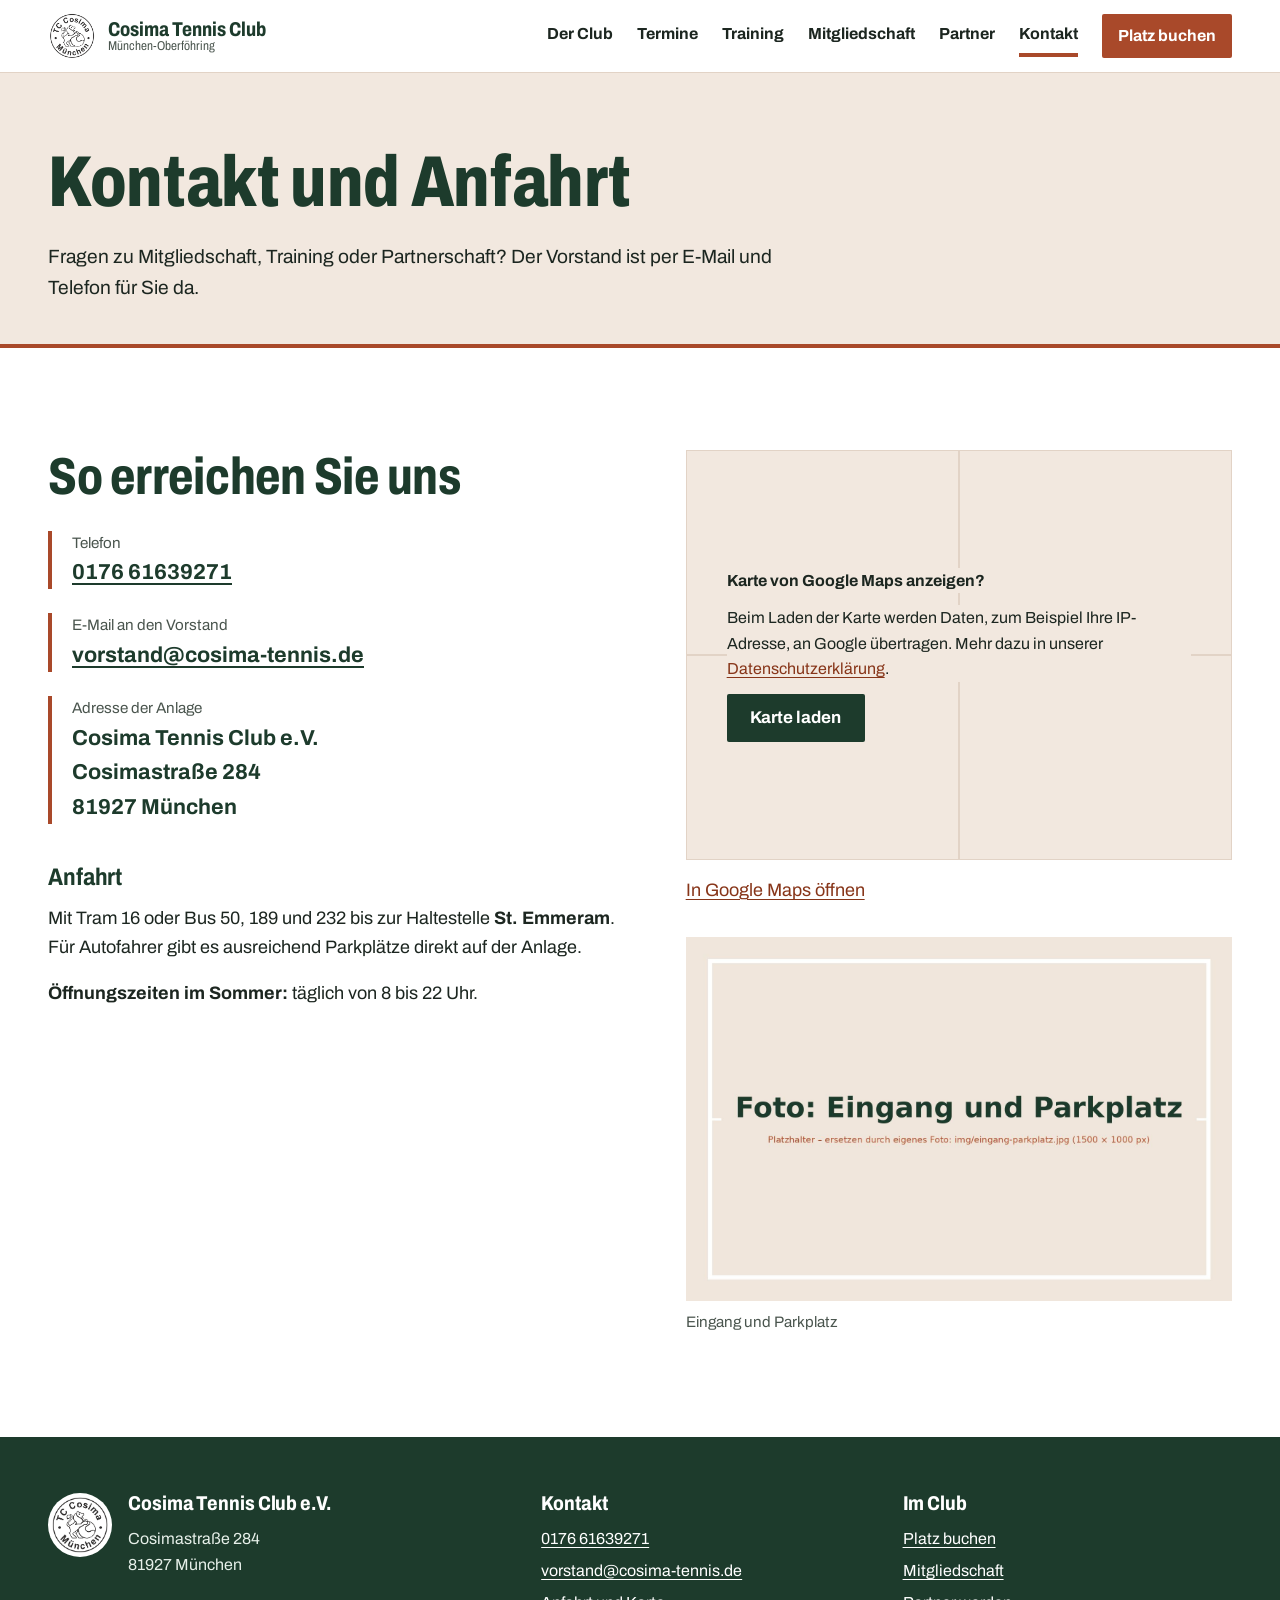
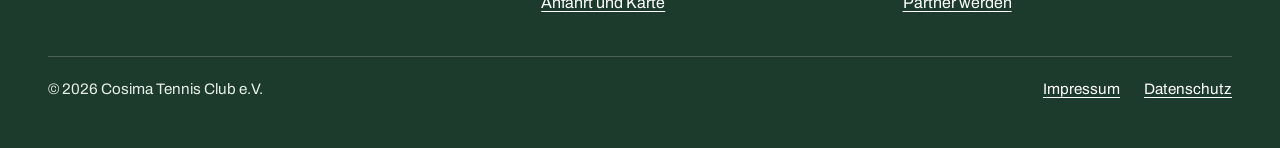
<file: cosima-website/kontakt.html>
<!doctype html>
<html lang="de">
<head>
  <meta charset="utf-8">
  <meta name="viewport" content="width=device-width, initial-scale=1">
  <title>Kontakt und Anfahrt – Cosima Tennis Club e.V.</title>
  <meta name="description" content="So erreichen Sie den Cosima Tennis Club: Telefon, E-Mail an den Vorstand, Adresse Cosimastraße 284, 81927 München, Anfahrt mit Tram 16 und Bus.">
  <link rel="canonical" href="https://cosima-tennis.de/kontakt.html">
  <meta name="theme-color" content="#1d3b2c">
  <meta property="og:type" content="website">
  <meta property="og:locale" content="de_DE">
  <meta property="og:site_name" content="Cosima Tennis Club e.V.">
  <meta property="og:title" content="Kontakt und Anfahrt – Cosima Tennis Club e.V.">
  <meta property="og:description" content="So erreichen Sie den Cosima Tennis Club: Telefon, E-Mail an den Vorstand, Adresse Cosimastraße 284, 81927 München, Anfahrt mit Tram 16 und Bus.">
  <meta property="og:url" content="https://cosima-tennis.de/kontakt.html">
  <meta property="og:image" content="https://cosima-tennis.de/img/vorschaubild.jpg">
  <link rel="icon" href="img/favicon-32.png" sizes="32x32" type="image/png">
  <link rel="apple-touch-icon" href="img/apple-touch-icon.png">
  <link rel="preload" href="fonts/archivo-var.woff2" as="font" type="font/woff2" crossorigin>
  <link rel="stylesheet" href="css/style.css">
  <script>document.documentElement.classList.add("js");</script>
</head>
<body>
  <a class="skip-link" href="#inhalt">Zum Inhalt springen</a>

  <header class="kopf">
    <div class="wrap kopf__inner">
      <a class="marke" href="index.html">
        <img src="img/logo.png" alt="" width="48" height="48">
        <span>Cosima Tennis Club<small>München-Oberföhring</small></span>
      </a>
      <button class="menue-knopf" type="button" aria-expanded="false" aria-controls="navi">
        <span class="menue-knopf__linien" aria-hidden="true"></span>Menü
      </button>
      <nav id="navi" class="navi" aria-label="Hauptmenü">
        <ul>
          <li><a href="index.html#club">Der Club</a></li>
          <li><a href="index.html#termine">Termine</a></li>
          <li><a href="index.html#training">Training</a></li>
          <li><a href="mitgliedschaft.html">Mitgliedschaft</a></li>
          <li><a href="partner.html">Partner</a></li>
          <li><a href="kontakt.html" aria-current="page">Kontakt</a></li>
          <li class="navi__buchen"><a href="index.html#buchen">Platz buchen</a></li>
        </ul>
      </nav>
    </div>
  </header>

  <main id="inhalt">
    <header class="seitenkopf">
      <div class="wrap">
        <h1>Kontakt und Anfahrt</h1>
        <p>Fragen zu Mitgliedschaft, Training oder Partnerschaft? Der Vorstand ist per E-Mail und Telefon für Sie da.</p>
      </div>
    </header>

    <section class="abschnitt" aria-labelledby="kontakt-titel">
      <div class="wrap zweispaltig">
        <div>
          <h2 id="kontakt-titel">So erreichen Sie uns</h2>
          <ul class="kontaktliste">
            <li><span class="label">Telefon</span><a href="tel:+4917661639271">0176 61639271</a></li>
            <li><span class="label">E-Mail an den Vorstand</span><a href="mailto:vorstand@cosima-tennis.de">vorstand@cosima-tennis.de</a></li>
            <li><span class="label">Adresse der Anlage</span>
              <address class="wert">Cosima Tennis Club e.V.<br>Cosimastraße 284<br>81927 München</address>
            </li>
          </ul>

          <h3 style="margin-top:2.5rem">Anfahrt</h3>
          <p>Mit Tram 16 oder Bus 50, 189 und 232 bis zur Haltestelle <strong>St. Emmeram</strong>. Für Autofahrer gibt es ausreichend Parkplätze direkt auf der Anlage.</p>
          <p><strong>Öffnungszeiten im Sommer:</strong> täglich von 8 bis 22 Uhr.</p>
        </div>

        <div id="karte">
          <h2 class="visually-hidden">Karte</h2>
          <!-- Google Maps wird erst nach Klick geladen (Zwei-Klick-Lösung, DSGVO). -->
          <div class="karte" data-karte="https://maps.google.com/maps?q=Cosima%20Tennis%20Club%2C%20Cosimastra%C3%9Fe%20284%2C%2081927%20M%C3%BCnchen&amp;z=16&amp;output=embed">
            <div class="karte__zustimmung">
              <p><strong>Karte von Google Maps anzeigen?</strong></p>
              <p>Beim Laden der Karte werden Daten, zum Beispiel Ihre IP-Adresse, an Google übertragen. Mehr dazu in unserer <a href="datenschutz.html#google-maps">Datenschutzerklärung</a>.</p>
              <button class="knopf knopf--hecke" type="button">Karte laden</button>
            </div>
          </div>
          <p style="margin-top:1rem">
            <a href="https://maps.google.com/maps?cid=15351938273596045223" target="_blank" rel="noopener">In Google Maps öffnen<span class="visually-hidden"> (öffnet in neuem Fenster)</span></a>
          </p>
          <figure class="foto foto--quer" style="margin-top:2rem">
            <img src="img/eingang-parkplatz.jpg" width="1500" height="1000" loading="lazy"
                 alt="Eingang zur Tennisanlage an der Cosimastraße mit Parkplätzen">
            <figcaption>Eingang und Parkplatz</figcaption>
          </figure>
        </div>
      </div>
    </section>
  </main>

  <footer class="fuss">
    <div class="wrap">
      <div class="fuss__raster">
        <div class="fuss__marke">
          <img src="img/logo.png" alt="" width="64" height="64" loading="lazy">
          <div>
            <h2>Cosima Tennis Club e.V.</h2>
            <address>Cosimastraße 284<br>81927 München</address>
          </div>
        </div>
        <div>
          <h2>Kontakt</h2>
          <ul>
            <li><a href="tel:+4917661639271">0176 61639271</a></li>
            <li><a href="mailto:vorstand@cosima-tennis.de">vorstand@cosima-tennis.de</a></li>
            <li><a href="kontakt.html#karte">Anfahrt und Karte</a></li>
          </ul>
        </div>
        <div>
          <h2>Im Club</h2>
          <ul>
            <li><a href="index.html#buchen">Platz buchen</a></li>
            <li><a href="mitgliedschaft.html">Mitgliedschaft</a></li>
            <li><a href="partner.html">Partner werden</a></li>
          </ul>
        </div>
      </div>
      <div class="fuss__unten">
        <p>© <span data-jahr>2026</span> Cosima Tennis Club e.V.</p>
        <ul>
          <li><a href="impressum.html">Impressum</a></li>
          <li><a href="datenschutz.html">Datenschutz</a></li>
        </ul>
      </div>
    </div>
  </footer>

  <script src="js/main.js" defer></script>
</body>
</html>
</file>
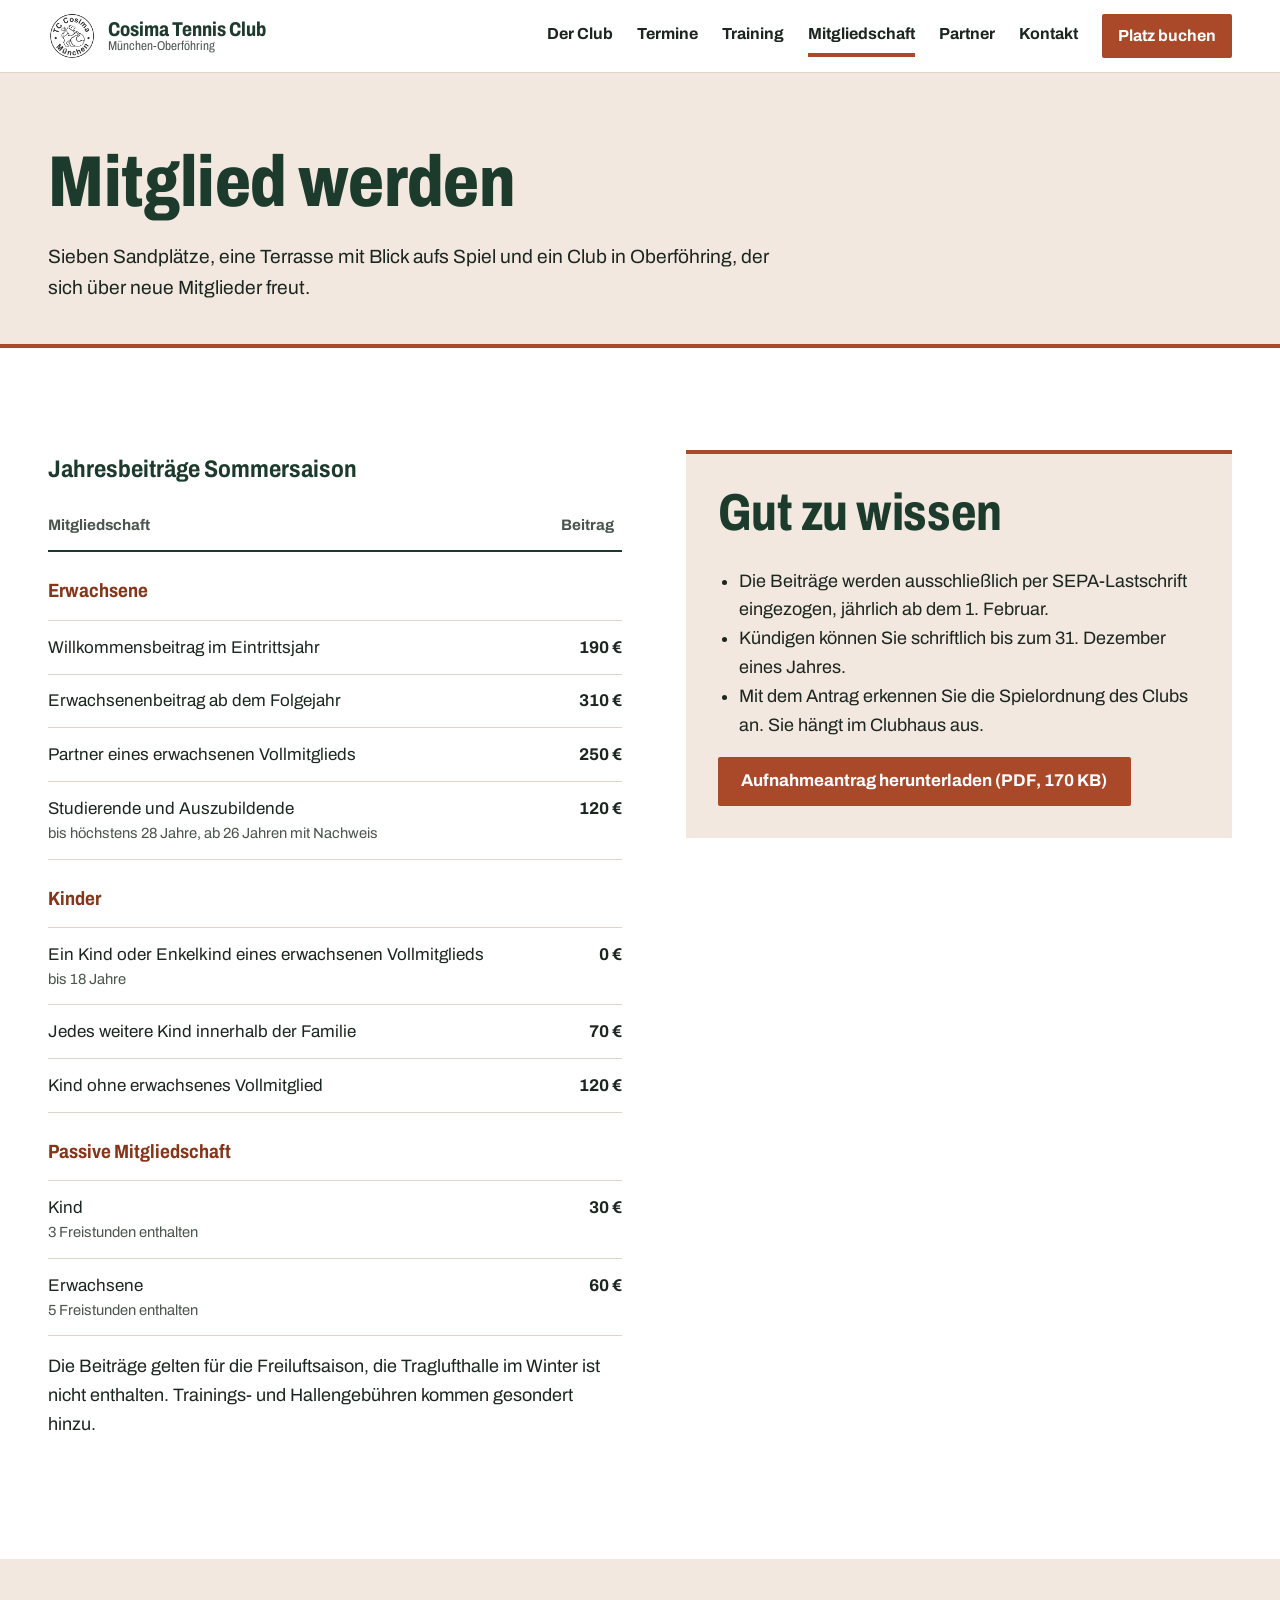
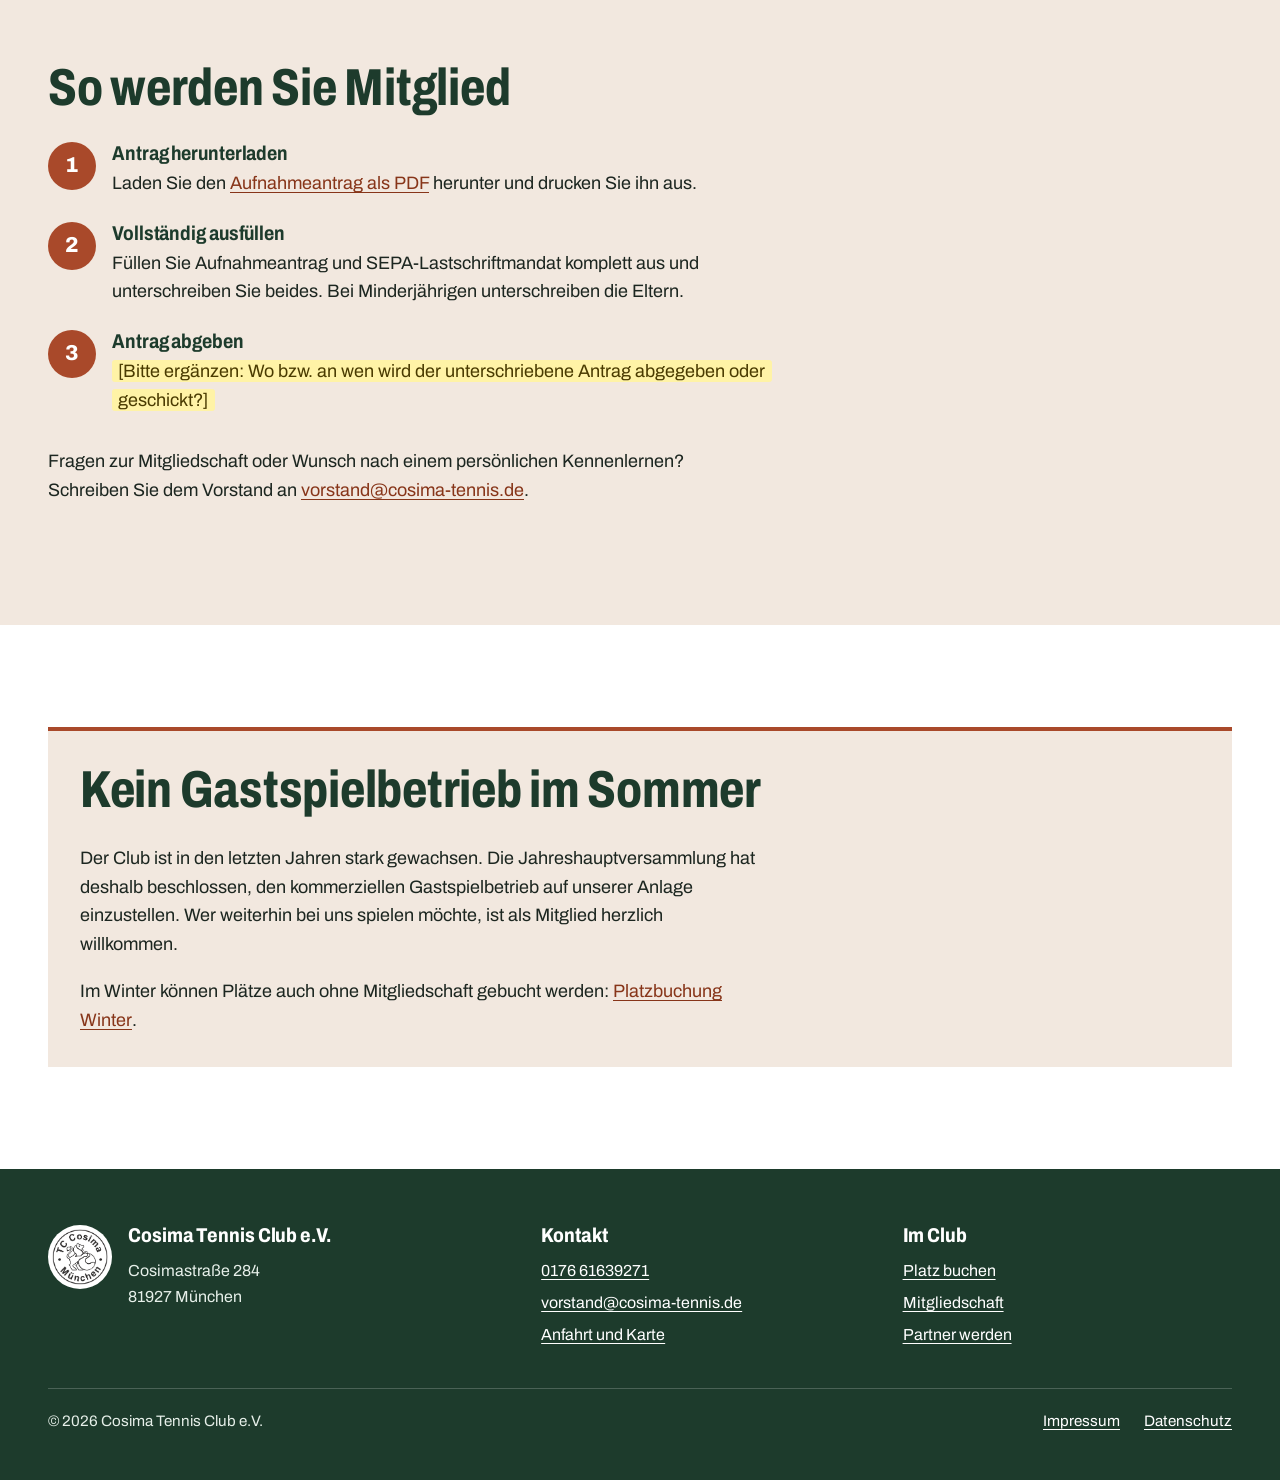
<file: cosima-website/mitgliedschaft.html>
<!doctype html>
<html lang="de">
<head>
  <meta charset="utf-8">
  <meta name="viewport" content="width=device-width, initial-scale=1">
  <title>Mitgliedschaft und Beiträge – Cosima Tennis Club e.V.</title>
  <meta name="description" content="Mitglied im Cosima Tennis Club werden: Beiträge der Sommersaison, Aufnahmeantrag als PDF und Ablauf der Aufnahme.">
  <link rel="canonical" href="https://cosima-tennis.de/mitgliedschaft.html">
  <meta name="theme-color" content="#1d3b2c">
  <meta property="og:type" content="website">
  <meta property="og:locale" content="de_DE">
  <meta property="og:site_name" content="Cosima Tennis Club e.V.">
  <meta property="og:title" content="Mitgliedschaft und Beiträge – Cosima Tennis Club e.V.">
  <meta property="og:description" content="Mitglied im Cosima Tennis Club werden: Beiträge der Sommersaison, Aufnahmeantrag als PDF und Ablauf der Aufnahme.">
  <meta property="og:url" content="https://cosima-tennis.de/mitgliedschaft.html">
  <meta property="og:image" content="https://cosima-tennis.de/img/vorschaubild.jpg">
  <link rel="icon" href="img/favicon-32.png" sizes="32x32" type="image/png">
  <link rel="apple-touch-icon" href="img/apple-touch-icon.png">
  <link rel="preload" href="fonts/archivo-var.woff2" as="font" type="font/woff2" crossorigin>
  <link rel="stylesheet" href="css/style.css">
  <script>document.documentElement.classList.add("js");</script>
</head>
<body>
  <a class="skip-link" href="#inhalt">Zum Inhalt springen</a>

  <header class="kopf">
    <div class="wrap kopf__inner">
      <a class="marke" href="index.html">
        <img src="img/logo.png" alt="" width="48" height="48">
        <span>Cosima Tennis Club<small>München-Oberföhring</small></span>
      </a>
      <button class="menue-knopf" type="button" aria-expanded="false" aria-controls="navi">
        <span class="menue-knopf__linien" aria-hidden="true"></span>Menü
      </button>
      <nav id="navi" class="navi" aria-label="Hauptmenü">
        <ul>
          <li><a href="index.html#club">Der Club</a></li>
          <li><a href="index.html#termine">Termine</a></li>
          <li><a href="index.html#training">Training</a></li>
          <li><a href="mitgliedschaft.html" aria-current="page">Mitgliedschaft</a></li>
          <li><a href="partner.html">Partner</a></li>
          <li><a href="kontakt.html">Kontakt</a></li>
          <li class="navi__buchen"><a href="index.html#buchen">Platz buchen</a></li>
        </ul>
      </nav>
    </div>
  </header>

  <main id="inhalt">
    <header class="seitenkopf">
      <div class="wrap">
        <h1>Mitglied werden</h1>
        <p>Sieben Sandplätze, eine Terrasse mit Blick aufs Spiel und ein Club in Oberföhring, der sich über neue Mitglieder freut.</p>
      </div>
    </header>

    <section class="abschnitt" aria-labelledby="beitraege-titel">
      <div class="wrap zweispaltig">
        <div>
          <h2 id="beitraege-titel" class="visually-hidden">Mitgliedsbeiträge</h2>
          <table class="beitraege">
            <caption>Jahresbeiträge Sommersaison</caption>
            <thead>
              <tr><th scope="col">Mitgliedschaft</th><th scope="col">Beitrag</th></tr>
            </thead>
            <tbody>
              <tr class="gruppe"><th colspan="2" scope="colgroup">Erwachsene</th></tr>
              <tr><th scope="row">Willkommensbeitrag im Eintrittsjahr</th><td>190&nbsp;€</td></tr>
              <tr><th scope="row">Erwachsenenbeitrag ab dem Folgejahr</th><td>310&nbsp;€</td></tr>
              <tr><th scope="row">Partner eines erwachsenen Vollmitglieds</th><td>250&nbsp;€</td></tr>
              <tr><th scope="row">Studierende und Auszubildende<small>bis höchstens 28 Jahre, ab 26 Jahren mit Nachweis</small></th><td>120&nbsp;€</td></tr>

              <tr class="gruppe"><th colspan="2" scope="colgroup">Kinder</th></tr>
              <tr><th scope="row">Ein Kind oder Enkelkind eines erwachsenen Vollmitglieds<small>bis 18 Jahre</small></th><td>0&nbsp;€</td></tr>
              <tr><th scope="row">Jedes weitere Kind innerhalb der Familie</th><td>70&nbsp;€</td></tr>
              <tr><th scope="row">Kind ohne erwachsenes Vollmitglied</th><td>120&nbsp;€</td></tr>

              <tr class="gruppe"><th colspan="2" scope="colgroup">Passive Mitgliedschaft</th></tr>
              <tr><th scope="row">Kind<small>3 Freistunden enthalten</small></th><td>30&nbsp;€</td></tr>
              <tr><th scope="row">Erwachsene<small>5 Freistunden enthalten</small></th><td>60&nbsp;€</td></tr>
            </tbody>
          </table>
          <p>Die Beiträge gelten für die Freiluftsaison, die Traglufthalle im Winter ist nicht enthalten. Trainings- und Hallengebühren kommen gesondert hinzu.</p>
        </div>

        <aside class="kasten" aria-labelledby="gut-zu-wissen">
          <h2 id="gut-zu-wissen">Gut zu wissen</h2>
          <ul>
            <li>Die Beiträge werden ausschließlich per SEPA-Lastschrift eingezogen, jährlich ab dem 1.&nbsp;Februar.</li>
            <li>Kündigen können Sie schriftlich bis zum 31.&nbsp;Dezember eines Jahres.</li>
            <li>Mit dem Antrag erkennen Sie die Spielordnung des Clubs an. Sie hängt im Clubhaus aus.</li>
          </ul>
          <p><a class="knopf knopf--ziegel" href="dokumente/aufnahmeantrag-cosima-tennis-club.pdf" download>Aufnahmeantrag herunterladen (PDF, 170 KB)</a></p>
        </aside>
      </div>
    </section>

    <section class="abschnitt abschnitt--sand" aria-labelledby="ablauf-titel">
      <div class="wrap">
        <h2 id="ablauf-titel">So werden Sie Mitglied</h2>
        <ol class="schritte">
          <li>
            <div>
              <h3>Antrag herunterladen</h3>
              <p>Laden Sie den <a href="dokumente/aufnahmeantrag-cosima-tennis-club.pdf" download>Aufnahmeantrag als PDF</a> herunter und drucken Sie ihn aus.</p>
            </div>
          </li>
          <li>
            <div>
              <h3>Vollständig ausfüllen</h3>
              <p>Füllen Sie Aufnahmeantrag und SEPA-Lastschriftmandat komplett aus und unterschreiben Sie beides. Bei Minderjährigen unterschreiben die Eltern.</p>
            </div>
          </li>
          <li>
            <div>
              <h3>Antrag abgeben</h3>
              <p><span class="platzhalter">[Bitte ergänzen: Wo bzw. an wen wird der unterschriebene Antrag abgegeben oder geschickt?]</span></p>
            </div>
          </li>
        </ol>
        <p style="margin-top:2rem">Fragen zur Mitgliedschaft oder Wunsch nach einem persönlichen Kennenlernen? Schreiben Sie dem Vorstand an <a href="mailto:vorstand@cosima-tennis.de?subject=Mitgliedschaft">vorstand@cosima-tennis.de</a>.</p>
      </div>
    </section>

    <section class="abschnitt" aria-labelledby="gast-titel">
      <div class="wrap">
        <div class="kasten">
          <h2 id="gast-titel">Kein Gastspielbetrieb im Sommer</h2>
          <p>Der Club ist in den letzten Jahren stark gewachsen. Die Jahreshauptversammlung hat deshalb beschlossen, den kommerziellen Gastspielbetrieb auf unserer Anlage einzustellen. Wer weiterhin bei uns spielen möchte, ist als Mitglied herzlich willkommen.</p>
          <p>Im Winter können Plätze auch ohne Mitgliedschaft gebucht werden:
            <a href="https://citennis.ebusy.de/" target="_blank" rel="noopener">Platzbuchung Winter<span class="visually-hidden"> (öffnet in neuem Fenster)</span></a>.</p>
        </div>
      </div>
    </section>
  </main>

  <footer class="fuss">
    <div class="wrap">
      <div class="fuss__raster">
        <div class="fuss__marke">
          <img src="img/logo.png" alt="" width="64" height="64" loading="lazy">
          <div>
            <h2>Cosima Tennis Club e.V.</h2>
            <address>Cosimastraße 284<br>81927 München</address>
          </div>
        </div>
        <div>
          <h2>Kontakt</h2>
          <ul>
            <li><a href="tel:+4917661639271">0176 61639271</a></li>
            <li><a href="mailto:vorstand@cosima-tennis.de">vorstand@cosima-tennis.de</a></li>
            <li><a href="kontakt.html#karte">Anfahrt und Karte</a></li>
          </ul>
        </div>
        <div>
          <h2>Im Club</h2>
          <ul>
            <li><a href="index.html#buchen">Platz buchen</a></li>
            <li><a href="mitgliedschaft.html">Mitgliedschaft</a></li>
            <li><a href="partner.html">Partner werden</a></li>
          </ul>
        </div>
      </div>
      <div class="fuss__unten">
        <p>© <span data-jahr>2026</span> Cosima Tennis Club e.V.</p>
        <ul>
          <li><a href="impressum.html">Impressum</a></li>
          <li><a href="datenschutz.html">Datenschutz</a></li>
        </ul>
      </div>
    </div>
  </footer>

  <script src="js/main.js" defer></script>
</body>
</html>
</file>
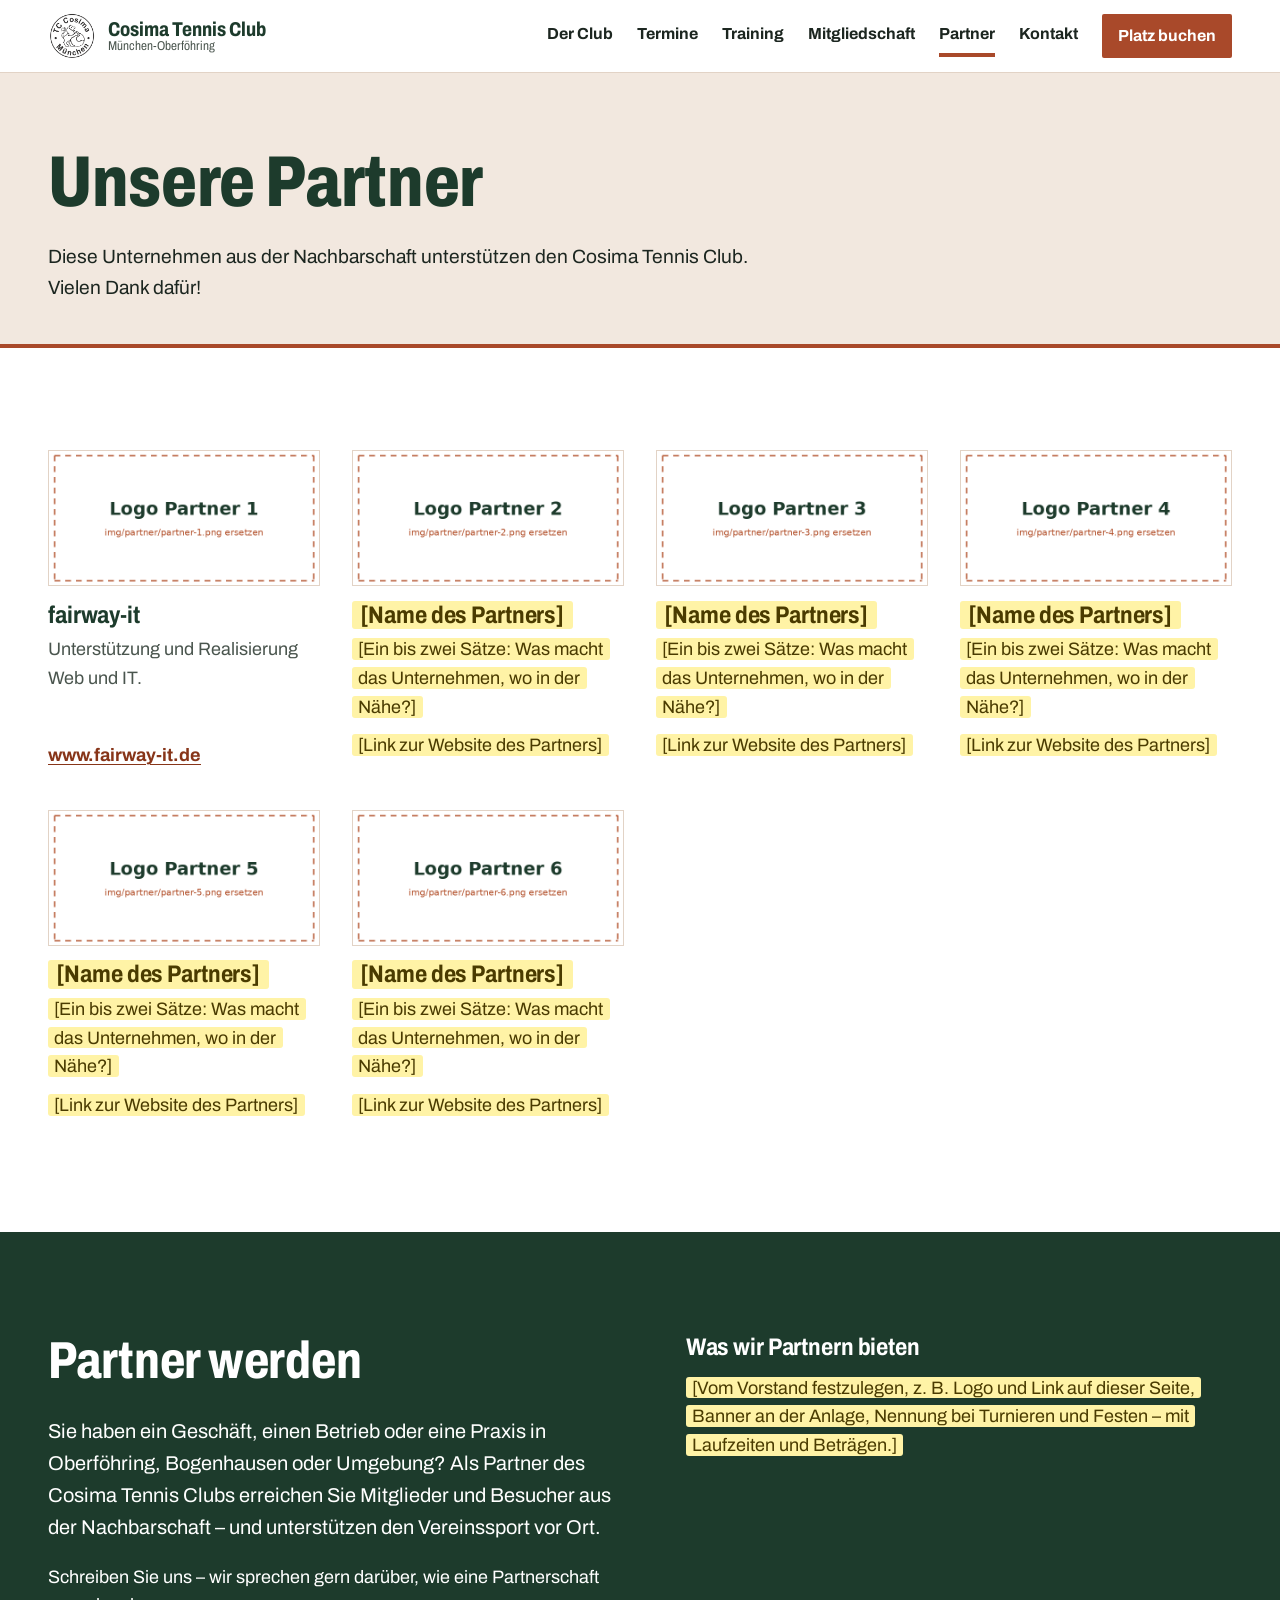
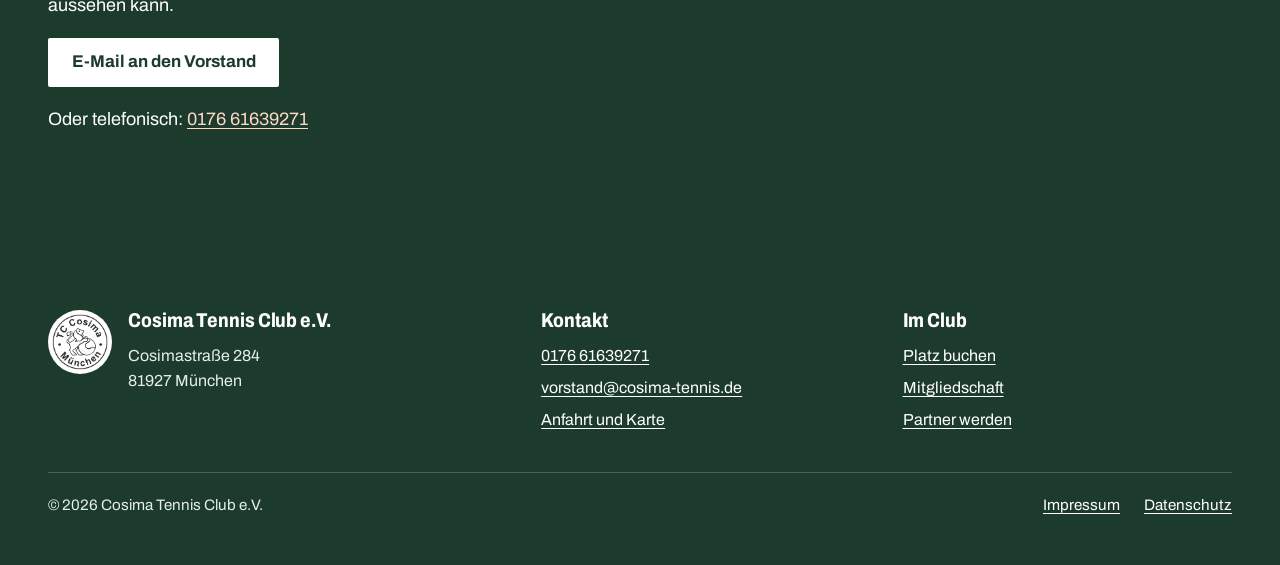
<file: cosima-website/partner.html>
<!doctype html>
<html lang="de">
<head>
  <meta charset="utf-8">
  <meta name="viewport" content="width=device-width, initial-scale=1">
  <title>Partner und Sponsoren – Cosima Tennis Club e.V.</title>
  <meta name="description" content="Lokale Partner und Sponsoren des Cosima Tennis Clubs in München-Oberföhring – und wie Ihr Unternehmen Partner werden kann.">
  <link rel="canonical" href="https://cosima-tennis.de/partner.html">
  <meta name="theme-color" content="#1d3b2c">
  <meta property="og:type" content="website">
  <meta property="og:locale" content="de_DE">
  <meta property="og:site_name" content="Cosima Tennis Club e.V.">
  <meta property="og:title" content="Partner und Sponsoren – Cosima Tennis Club e.V.">
  <meta property="og:description" content="Lokale Partner und Sponsoren des Cosima Tennis Clubs in München-Oberföhring – und wie Ihr Unternehmen Partner werden kann.">
  <meta property="og:url" content="https://cosima-tennis.de/partner.html">
  <meta property="og:image" content="https://cosima-tennis.de/img/vorschaubild.jpg">
  <link rel="icon" href="img/favicon-32.png" sizes="32x32" type="image/png">
  <link rel="apple-touch-icon" href="img/apple-touch-icon.png">
  <link rel="preload" href="fonts/archivo-var.woff2" as="font" type="font/woff2" crossorigin>
  <link rel="stylesheet" href="css/style.css">
  <script>document.documentElement.classList.add("js");</script>
</head>
<body>
  <a class="skip-link" href="#inhalt">Zum Inhalt springen</a>

  <header class="kopf">
    <div class="wrap kopf__inner">
      <a class="marke" href="index.html">
        <img src="img/logo.png" alt="" width="48" height="48">
        <span>Cosima Tennis Club<small>München-Oberföhring</small></span>
      </a>
      <button class="menue-knopf" type="button" aria-expanded="false" aria-controls="navi">
        <span class="menue-knopf__linien" aria-hidden="true"></span>Menü
      </button>
      <nav id="navi" class="navi" aria-label="Hauptmenü">
        <ul>
          <li><a href="index.html#club">Der Club</a></li>
          <li><a href="index.html#termine">Termine</a></li>
          <li><a href="index.html#training">Training</a></li>
          <li><a href="mitgliedschaft.html">Mitgliedschaft</a></li>
          <li><a href="partner.html" aria-current="page">Partner</a></li>
          <li><a href="kontakt.html">Kontakt</a></li>
          <li class="navi__buchen"><a href="index.html#buchen">Platz buchen</a></li>
        </ul>
      </nav>
    </div>
  </header>

  <main id="inhalt">
    <header class="seitenkopf">
      <div class="wrap">
        <h1>Unsere Partner</h1>
        <p>Diese Unternehmen aus der Nachbarschaft unterstützen den Cosima Tennis Club. Vielen Dank dafür!</p>
      </div>
    </header>

    <section class="abschnitt" aria-labelledby="partner-titel">
      <div class="wrap">
        <h2 id="partner-titel" class="visually-hidden">Partner und Sponsoren</h2>
        <!--
          PARTNER PFLEGEN
          Jeder Partner ist ein <li>-Block. Logo als PNG/SVG in img/partner/ ablegen
          (am besten 600 × 300 px, transparenter oder weißer Hintergrund).
          Nicht benötigte Platzhalter-Blöcke einfach löschen.
        -->
        <ul class="partner-raster">
          <li>
            <img src="img/partner/partner-1.png" width="600" height="300" loading="lazy" alt="Logo von fairway-it">
            <h3>fairway-it</h3>
            <p>Unterstützung und Realisierung Web und IT.</p>
            <a href="http://www.fairway-it.de" target="_blank" rel="noopener">www.fairway-it.de<span class="visually-hidden"> (öffnet in neuem Fenster)</span></a>
          </li>
          <li>
            <img src="img/partner/partner-2.png" width="600" height="300" loading="lazy" alt="Logo von [Name des Partners]">
            <h3><span class="platzhalter">[Name des Partners]</span></h3>
            <p><span class="platzhalter">[Ein bis zwei Sätze: Was macht das Unternehmen, wo in der Nähe?]</span></p>
            <p><span class="platzhalter">[Link zur Website des Partners]</span></p>
          </li>
          <li>
            <img src="img/partner/partner-3.png" width="600" height="300" loading="lazy" alt="Logo von [Name des Partners]">
            <h3><span class="platzhalter">[Name des Partners]</span></h3>
            <p><span class="platzhalter">[Ein bis zwei Sätze: Was macht das Unternehmen, wo in der Nähe?]</span></p>
            <p><span class="platzhalter">[Link zur Website des Partners]</span></p>
          </li>
          <li>
            <img src="img/partner/partner-4.png" width="600" height="300" loading="lazy" alt="Logo von [Name des Partners]">
            <h3><span class="platzhalter">[Name des Partners]</span></h3>
            <p><span class="platzhalter">[Ein bis zwei Sätze: Was macht das Unternehmen, wo in der Nähe?]</span></p>
            <p><span class="platzhalter">[Link zur Website des Partners]</span></p>
          </li>
          <li>
            <img src="img/partner/partner-5.png" width="600" height="300" loading="lazy" alt="Logo von [Name des Partners]">
            <h3><span class="platzhalter">[Name des Partners]</span></h3>
            <p><span class="platzhalter">[Ein bis zwei Sätze: Was macht das Unternehmen, wo in der Nähe?]</span></p>
            <p><span class="platzhalter">[Link zur Website des Partners]</span></p>
          </li>
          <li>
            <img src="img/partner/partner-6.png" width="600" height="300" loading="lazy" alt="Logo von [Name des Partners]">
            <h3><span class="platzhalter">[Name des Partners]</span></h3>
            <p><span class="platzhalter">[Ein bis zwei Sätze: Was macht das Unternehmen, wo in der Nähe?]</span></p>
            <p><span class="platzhalter">[Link zur Website des Partners]</span></p>
          </li>
        </ul>
      </div>
    </section>

    <section id="partner-werden" class="abschnitt abschnitt--hecke" aria-labelledby="werden-titel">
      <div class="wrap zweispaltig">
        <div>
          <h2 id="werden-titel">Partner werden</h2>
          <p class="einleitung" style="color:inherit">Sie haben ein Geschäft, einen Betrieb oder eine Praxis in Oberföhring, Bogenhausen oder Umgebung? Als Partner des Cosima Tennis Clubs erreichen Sie Mitglieder und Besucher aus der Nachbarschaft – und unterstützen den Vereinssport vor Ort.</p>
          <p>Schreiben Sie uns – wir sprechen gern darüber, wie eine Partnerschaft aussehen kann.</p>
          <p><a class="knopf knopf--kreide" href="mailto:vorstand@cosima-tennis.de?subject=Partnerschaft%20mit%20dem%20Cosima%20Tennis%20Club">E-Mail an den Vorstand</a></p>
          <p>Oder telefonisch: <a href="tel:+4917661639271">0176 61639271</a></p>
        </div>
        <div>
          <h3>Was wir Partnern bieten</h3>
          <p><span class="platzhalter">[Vom Vorstand festzulegen, z. B. Logo und Link auf dieser Seite, Banner an der Anlage, Nennung bei Turnieren und Festen – mit Laufzeiten und Beträgen.]</span></p>
        </div>
      </div>
    </section>
  </main>

  <footer class="fuss">
    <div class="wrap">
      <div class="fuss__raster">
        <div class="fuss__marke">
          <img src="img/logo.png" alt="" width="64" height="64" loading="lazy">
          <div>
            <h2>Cosima Tennis Club e.V.</h2>
            <address>Cosimastraße 284<br>81927 München</address>
          </div>
        </div>
        <div>
          <h2>Kontakt</h2>
          <ul>
            <li><a href="tel:+4917661639271">0176 61639271</a></li>
            <li><a href="mailto:vorstand@cosima-tennis.de">vorstand@cosima-tennis.de</a></li>
            <li><a href="kontakt.html#karte">Anfahrt und Karte</a></li>
          </ul>
        </div>
        <div>
          <h2>Im Club</h2>
          <ul>
            <li><a href="index.html#buchen">Platz buchen</a></li>
            <li><a href="mitgliedschaft.html">Mitgliedschaft</a></li>
            <li><a href="partner.html">Partner werden</a></li>
          </ul>
        </div>
      </div>
      <div class="fuss__unten">
        <p>© <span data-jahr>2026</span> Cosima Tennis Club e.V.</p>
        <ul>
          <li><a href="impressum.html">Impressum</a></li>
          <li><a href="datenschutz.html">Datenschutz</a></li>
        </ul>
      </div>
    </div>
  </footer>

  <script src="js/main.js" defer></script>
</body>
</html>
</file>
<file: cosima-website/css/style.css>
/* =========================================================
   Cosima Tennis Club e.V. – Stylesheet
   Gestaltungsidee: der Sandplatz. Ziegelmehl als Fläche,
   Kreidelinien als Ordnungselement, Heckengrün als Rahmen.
   ========================================================= */

/* ---------- Schrift (lokal gehostet, keine Google-Server) ----------
   Eine Familie, zwei Gesichter: Überschriften schmal und kräftig,
   Fließtext in normaler Breite. */
@font-face {
  font-family: "Archivo";
  src: url("../fonts/archivo-var.woff2") format("woff2");
  font-weight: 100 900;
  font-stretch: 62% 125%;
  font-display: swap;
}

/* ---------- Farben & Maße ---------- */
:root {
  --ziegel: #a9492a;        /* Ziegelmehl, Platzfläche */
  --ziegel-tief: #873519;   /* Text- und Linkfarbe auf hellem Grund */
  --sand: #f2e8df;          /* heller Platzstaub, Flächen */
  --sand-linie: #e2d3c6;
  --hecke: #1d3b2c;         /* Heckengrün */
  --hecke-hell: #2d5741;
  --kreide: #ffffff;
  --tinte: #1c2620;
  --tinte-leise: #4a554e;
  --ball: #dcea4f;          /* Tennisball – nur für Fokus */

  --schrift-text: "Archivo", "Segoe UI", system-ui, sans-serif;
  --schrift-titel: "Archivo", "Arial Narrow", "Segoe UI", system-ui, sans-serif;

  --breite: 74rem;
  --rand: clamp(1rem, 4vw, 2.5rem);
  --abstand: clamp(3.5rem, 8vw, 6.5rem);
  --kreide-linie: 4px;
}

/* ---------- Grundlagen ---------- */
*, *::before, *::after { box-sizing: border-box; }
html { -webkit-text-size-adjust: 100%; scroll-padding-top: 5.5rem; }
@media (prefers-reduced-motion: no-preference) { html { scroll-behavior: smooth; } }

body {
  margin: 0;
  background: var(--kreide);
  color: var(--tinte);
  font-family: var(--schrift-text);
  font-size: 1.125rem;
  line-height: 1.6;
  font-stretch: 100%;
  text-rendering: optimizeLegibility;
}

img { max-width: 100%; height: auto; display: block; }

h1, h2, h3 {
  font-family: var(--schrift-titel);
  font-stretch: 78%;
  line-height: 1.05;
  letter-spacing: -0.005em;
  margin: 0 0 0.5em;
  color: var(--hecke);
  text-wrap: balance;
  overflow-wrap: break-word;
  hyphens: auto;
}
h1 { font-size: clamp(2.75rem, 8vw, 5.75rem); font-weight: 800; }
h2 { font-size: clamp(2rem, 4.6vw, 3.25rem); font-weight: 750; }
h3 { font-size: 1.5rem; font-weight: 700; font-stretch: 85%; line-height: 1.15; }

p { margin: 0 0 1em; max-width: 38em; }
ul, ol { padding-left: 1.2em; }

a { color: var(--ziegel-tief); text-decoration-thickness: 0.08em; text-underline-offset: 0.18em; }
a:hover { color: var(--hecke); }

:focus-visible {
  outline: 3px solid var(--hecke);
  outline-offset: 3px;
  box-shadow: 0 0 0 6px var(--ball);
  border-radius: 2px;
}

.visually-hidden {
  position: absolute !important; width: 1px; height: 1px; overflow: hidden;
  clip: rect(0 0 0 0); clip-path: inset(50%); white-space: nowrap;
}

.skip-link {
  position: absolute; left: 1rem; top: -4rem; z-index: 100;
  background: var(--hecke); color: var(--kreide); padding: 0.75rem 1rem; font-weight: 700;
}
.skip-link:focus { top: 1rem; color: var(--kreide); }

.wrap { width: min(100% - 2 * var(--rand), var(--breite)); margin-inline: auto; }

/* Textplatzhalter: deutlich sichtbar, damit nichts Erfundenes online geht */
.platzhalter {
  background: #fff3a6;
  color: #4a3b00;
  padding: 0.05em 0.35em;
  border-radius: 3px;
  box-decoration-break: clone;
  -webkit-box-decoration-break: clone;
}

/* ---------- Kopfbereich ---------- */
.kopf {
  position: sticky; top: 0; z-index: 50;
  background: rgba(255, 255, 255, 0.96);
  border-bottom: 1px solid var(--sand-linie);
  backdrop-filter: saturate(1.2) blur(6px);
}
.kopf__inner {
  display: flex; align-items: center; justify-content: space-between; gap: 1rem;
  min-height: 4.5rem;
}
.marke {
  display: flex; align-items: center; gap: 0.75rem;
  color: var(--hecke); text-decoration: none;
  font-family: var(--schrift-titel); font-stretch: 80%; font-weight: 750;
  font-size: 1.25rem; line-height: 1.05;
}
.marke img { width: 3rem; height: 3rem; }
.marke small { display: block; font-family: var(--schrift-text); font-weight: 400; font-size: 0.8rem; color: var(--tinte-leise); }

.navi ul { list-style: none; margin: 0; padding: 0; display: flex; flex-wrap: wrap; gap: 0.25rem 1.5rem; align-items: center; }
.navi a {
  color: var(--tinte); text-decoration: none; font-weight: 700; font-size: 1rem;
  padding: 0.4rem 0; display: inline-block; border-bottom: var(--kreide-linie) solid transparent;
}
.navi a:hover { border-bottom-color: var(--sand-linie); color: var(--hecke); }
.navi a[aria-current="page"] { border-bottom-color: var(--ziegel); }
.navi .navi__buchen a {
  background: var(--ziegel); color: var(--kreide); padding: 0.55rem 1rem; border: 0; border-radius: 2px;
}
.navi .navi__buchen a:hover { background: var(--ziegel-tief); color: var(--kreide); }

.menue-knopf { display: none; }

@media (max-width: 62rem) {
  .js .menue-knopf {
    display: inline-flex; align-items: center; gap: 0.5rem;
    font: 700 1rem var(--schrift-text); color: var(--hecke);
    background: none; border: 2px solid var(--hecke); border-radius: 2px;
    padding: 0.5rem 0.85rem; cursor: pointer; min-height: 2.75rem;
  }
  .menue-knopf__linien { width: 1.1rem; height: 2px; background: currentColor; position: relative; }
  .menue-knopf__linien::before, .menue-knopf__linien::after {
    content: ""; position: absolute; left: 0; width: 100%; height: 2px; background: currentColor;
  }
  .menue-knopf__linien::before { top: -6px; }
  .menue-knopf__linien::after { top: 6px; }

  .js .navi { display: none; }
  .js .navi.ist-offen {
    display: block; position: absolute; left: 0; right: 0; top: 100%;
    background: var(--kreide); border-bottom: 1px solid var(--sand-linie);
    padding: 0.5rem var(--rand) 1.5rem;
  }
  .js .navi ul { flex-direction: column; align-items: stretch; gap: 0; }
  .js .navi li { border-bottom: 1px solid var(--sand); }
  .js .navi a { display: block; padding: 0.85rem 0; border-bottom: 0; }
  .js .navi .navi__buchen { border: 0; margin-top: 1rem; }
  .js .navi .navi__buchen a { text-align: center; padding: 0.85rem 1rem; }
  /* ohne JavaScript: Menü bleibt sichtbar und bricht um */
  .kopf__inner { flex-wrap: wrap; padding-block: 0.5rem; }
  .js .kopf__inner { flex-wrap: nowrap; padding-block: 0; }
}

/* ---------- Hero: der Platz ---------- */
.platz {
  position: relative;
  overflow: hidden;
  background-color: var(--ziegel);
  /* feines Korn wie Ziegelmehl */
  background-image: url("data:image/svg+xml,%3Csvg xmlns='http://www.w3.org/2000/svg' width='220' height='220'%3E%3Cfilter id='k'%3E%3CfeTurbulence type='fractalNoise' baseFrequency='.9' numOctaves='2' stitchTiles='stitch'/%3E%3CfeColorMatrix values='0 0 0 0 .35 0 0 0 0 .12 0 0 0 0 .05 0 0 0 .55 0'/%3E%3C/filter%3E%3Crect width='100%25' height='100%25' filter='url(%23k)'/%3E%3C/svg%3E");
  color: var(--kreide);
}
/* Spielfeld aus Kreidelinien:
   Desktop – Grundlinie links, Seitenlinien oben/unten, rechts Aufschlaglinie,
   Mittellinie und Netz. Der Text steht im Rückfeld und kreuzt keine Linie.
   Handy  – Seitenlinien links/rechts, Grundlinie mit Mittelmarke unten. */
.platz__feld {
  --linie: 4px solid rgba(255, 255, 255, 0.82);
  position: relative;
  display: grid;
  grid-template-columns: minmax(0, 50rem) 1fr;
}
.platz__feld::before {                 /* Grundlinie + Seitenlinien */
  content: ""; position: absolute; pointer-events: none;
  top: 1.25rem; bottom: 1.25rem; left: -2rem; right: -50vw;
  border: var(--linie); border-right: 0;
}
.platz__feld::after {                  /* Mittelmarke an der Grundlinie */
  content: ""; position: absolute; pointer-events: none;
  left: -2rem; top: calc(50% - 2px); width: 1.5rem; border-top: var(--linie);
}
.platz__aufschlagfeld {                /* Aufschlaglinie, Mittellinie, Netz */
  position: relative; margin-block: 1.25rem;
  border-left: var(--linie);
}
.platz__aufschlagfeld::before {
  content: ""; position: absolute; left: 0; right: 0; top: calc(50% - 2px); border-top: var(--linie);
}
.platz__aufschlagfeld::after {
  content: ""; position: absolute; right: 0; top: -1.25rem; bottom: -1.25rem; width: 10px;
  background: repeating-linear-gradient(to bottom, rgba(29,59,44,.55) 0 3px, transparent 3px 9px);
  border-left: 2px solid rgba(29,59,44,.55);
}

@media (prefers-reduced-motion: no-preference) {
  .platz__feld::before, .platz__aufschlagfeld { animation: kreide 1.3s cubic-bezier(.3,.6,.3,1) both; }
  .platz__aufschlagfeld { animation-delay: 0.35s; }
  @keyframes kreide { from { clip-path: inset(0 100% 0 0); } to { clip-path: inset(0 0 0 0); } }
}

@media (max-width: 60rem) {
  .platz__feld { grid-template-columns: 1fr; }
  .platz__aufschlagfeld { display: none; }
  .platz__feld::before {
    left: calc(-1 * var(--rand) + 6px); right: calc(-1 * var(--rand) + 6px);
    top: -2px; bottom: 1.25rem; border: var(--linie); border-top: 0;
  }
  .platz__feld::after {
    left: calc(50% - 2px); top: auto; bottom: 1.25rem; width: 0; height: 1.5rem;
    border-top: 0; border-left: var(--linie);
  }
}

.platz__inhalt {
  position: relative;
  padding-block: clamp(3.5rem, 8vw, 6.5rem) clamp(4rem, 8vw, 6.5rem);
  padding-right: clamp(0rem, 3vw, 3rem);
  display: grid;
  grid-template-columns: auto 1fr;
  gap: clamp(1.25rem, 3vw, 2.5rem);
  align-items: start;
}
.platz__siegel {
  width: clamp(5.5rem, 12vw, 9rem); height: auto; aspect-ratio: 1;
  background: var(--kreide); border-radius: 50%; padding: 0.35rem;
}
.platz h1 { color: var(--kreide); margin-bottom: 0.25em; }
.platz h1 span {
  display: block; font-size: 0.42em; font-weight: 600; font-stretch: 90%;
  letter-spacing: 0; margin-top: 0.35em; color: #ffe9dc;
}
.platz__text { font-size: clamp(1.15rem, 2vw, 1.35rem); max-width: 30em; }
.platz__aktionen { display: flex; flex-wrap: wrap; gap: 0.75rem; margin-top: 1.75rem; }

@media (max-width: 40rem) {
  .platz__inhalt { grid-template-columns: 1fr; }
}

/* ---------- Schaltflächen ---------- */
.knopf {
  display: inline-flex; align-items: center; gap: 0.5rem;
  min-height: 3rem; padding: 0.75rem 1.35rem;
  font: 700 1.0625rem/1.2 var(--schrift-text);
  text-decoration: none; border-radius: 2px; border: 2px solid transparent;
  cursor: pointer;
}
.knopf--kreide { background: var(--kreide); color: var(--hecke); }
.knopf--kreide:hover { background: var(--sand); color: var(--hecke); }
.knopf--linie { border-color: var(--kreide); color: var(--kreide); }
.knopf--linie:hover { background: rgba(255,255,255,.12); color: var(--kreide); }
.knopf--hecke { background: var(--hecke); color: var(--kreide); }
.knopf--hecke:hover { background: var(--hecke-hell); color: var(--kreide); }
.knopf--ziegel { background: var(--ziegel); color: var(--kreide); }
.knopf--ziegel:hover { background: var(--ziegel-tief); color: var(--kreide); }
.knopf--rahmen { border-color: var(--hecke); color: var(--hecke); background: transparent; }
.knopf--rahmen:hover { background: var(--sand); color: var(--hecke); }

.extern-icon { width: 0.95em; height: 0.95em; flex: none; }

/* ---------- Schnellzugriff: Buchen, Training, Antrag ---------- */
.schnell {
  background: var(--hecke);
  color: var(--kreide);
}
.schnell h2 { color: var(--kreide); font-size: 1.5rem; font-stretch: 85%; margin: 0; padding-top: 1.5rem; }
.schnell__liste {
  list-style: none; margin: 0; padding: 1rem 0 1.75rem;
  display: grid; grid-template-columns: repeat(4, 1fr);
}
.schnell__liste li { border-left: 2px solid rgba(255,255,255,.28); }
.schnell__liste li:first-child { border-left: 0; }
.schnell__liste a {
  display: flex; flex-direction: column; gap: 0.2rem; height: 100%;
  padding: 0.85rem 1.25rem; color: var(--kreide); text-decoration: none;
}
.schnell__liste li:first-child a { padding-left: 0; }
.schnell__liste strong {
  font-family: var(--schrift-titel); font-stretch: 82%; font-size: 1.4rem; font-weight: 700; line-height: 1.1;
  display: inline-flex; align-items: center; gap: 0.45rem;
}
.schnell__liste span { color: #cfe0d5; font-size: 0.98rem; }
.schnell__liste a:hover strong { text-decoration: underline; text-underline-offset: 0.2em; }

@media (max-width: 56rem) {
  .schnell__liste { grid-template-columns: 1fr 1fr; }
  .schnell__liste li:nth-child(3) { border-left: 0; }
  .schnell__liste li:nth-child(n+3) { border-top: 2px solid rgba(255,255,255,.28); }
  .schnell__liste li:nth-child(odd) a { padding-left: 0; }
}
@media (max-width: 30rem) {
  .schnell__liste { grid-template-columns: 1fr; }
  .schnell__liste li { border-left: 0; }
  .schnell__liste li + li { border-top: 2px solid rgba(255,255,255,.28); }
  .schnell__liste a { padding-left: 0; }
}

/* ---------- Abschnitte ---------- */
.abschnitt { padding-block: var(--abstand); }
.abschnitt--sand { background: var(--sand); }
.abschnitt--hecke { background: var(--hecke); color: var(--kreide); }
.abschnitt--hecke h2, .abschnitt--hecke h3 { color: var(--kreide); }
.abschnitt--hecke a:not(.knopf) { color: #ffd9c7; }

.einleitung { font-size: 1.25rem; color: var(--tinte); }
.abschnitt__kopf { margin-bottom: 2.5rem; }
.abschnitt__kopf p { color: var(--tinte-leise); }

/* Zweispaltig: Text + Foto */
.zweispaltig {
  display: grid; grid-template-columns: 1.05fr 1fr; gap: clamp(2rem, 5vw, 4.5rem); align-items: start;
}
.zweispaltig--umgekehrt > :first-child { order: 2; }
@media (max-width: 52rem) {
  .zweispaltig { grid-template-columns: 1fr; }
  .zweispaltig--umgekehrt > :first-child { order: 0; }
}

.foto { margin: 0; }
.foto img { width: 100%; height: auto; background: var(--sand); }
.foto figcaption { font-size: 0.95rem; color: var(--tinte-leise); margin-top: 0.6rem; }
.foto--hoch { max-width: 28rem; }
.foto--hoch img { aspect-ratio: 4 / 5; object-fit: cover; }
.foto--quer img { aspect-ratio: 3 / 2; object-fit: cover; }

/* Die sieben Plätze */
.plaetze {
  list-style: none; padding: 0; margin: 2rem 0 0.5rem;
  display: grid; grid-template-columns: repeat(7, 1fr); gap: 0.35rem; max-width: 19rem;
}
.plaetze li { aspect-ratio: 1 / 2; background: var(--ziegel); position: relative; }
.plaetze li::before {
  content: ""; position: absolute; inset: 12% 14%;
  border: 2px solid rgba(255,255,255,.85);
  background: linear-gradient(rgba(255,255,255,.85), rgba(255,255,255,.85)) center / 100% 2px no-repeat;
}
.plaetze-legende { font-size: 0.95rem; color: var(--tinte-leise); }

.fakten { list-style: none; padding: 0; margin: 2rem 0 0; display: grid; gap: 1.25rem; }
.fakten li { padding-left: 1.25rem; border-left: var(--kreide-linie) solid var(--ziegel); }
.fakten strong { display: block; font-family: var(--schrift-titel); font-stretch: 85%; font-size: 1.25rem; color: var(--hecke); }

/* Öffnungszeiten & Anfahrt */
.infos {
  display: grid; grid-template-columns: repeat(3, 1fr); gap: 0;
  border-top: var(--kreide-linie) solid var(--kreide);
}
.infos > div { padding: 1.75rem 1.75rem 0 0; }
.infos > div + div { padding-left: 1.75rem; border-left: 2px solid rgba(255,255,255,.25); }
.infos h3 { color: var(--kreide); }
.infos p { color: #e6efe9; }
.infos .gross { font-family: var(--schrift-titel); font-stretch: 80%; font-size: 2rem; font-weight: 750; color: var(--kreide); line-height: 1.1; margin-bottom: 0.25rem; }
.linien { list-style: none; padding: 0; margin: 0 0 1rem; display: flex; flex-wrap: wrap; gap: 0.5rem; }
.linien li {
  font: 700 1rem/1 var(--schrift-text); font-variant-numeric: tabular-nums; padding: 0.45rem 0.6rem; border-radius: 2px;
  background: var(--kreide); color: var(--hecke); min-width: 2.75rem; text-align: center;
}
.linien li.tram { background: var(--ziegel); color: var(--kreide); }
@media (max-width: 56rem) {
  .infos { grid-template-columns: 1fr; }
  .infos > div, .infos > div + div { padding: 1.5rem 0; border-left: 0; }
  .infos > div + div { border-top: 2px solid rgba(255,255,255,.25); }
}

/* ---------- Termine ---------- */
.termine { list-style: none; padding: 0; margin: 0; border-top: 2px solid var(--hecke); }
.termin {
  display: grid; grid-template-columns: 9.5rem 1fr auto; gap: 1rem 2rem; align-items: baseline;
  padding: 1.5rem 0; border-bottom: 1px solid var(--sand-linie);
}
.termin__datum { font-family: var(--schrift-titel); font-stretch: 82%; font-weight: 700; color: var(--ziegel-tief); font-size: 1.15rem; line-height: 1.25; }
.termin__datum .tag { display: block; font-size: 2.1rem; color: var(--hecke); line-height: 1; }
.termin h3 { margin: 0 0 0.3rem; }
.termin p { margin: 0; color: var(--tinte-leise); }
.termin--vorbei h3 { color: var(--tinte-leise); }
.termin--vorbei .termin__datum .tag { color: var(--tinte-leise); }
@media (max-width: 44rem) {
  .termin { grid-template-columns: 1fr; gap: 0.5rem; }
}
.termine-hinweis {
  padding: 1.25rem 1.5rem; background: var(--kreide); border-left: var(--kreide-linie) solid var(--ziegel);
  margin-bottom: 2.5rem;
}
.termine-hinweis p:last-child { margin-bottom: 0; }
.rueckblick-titel { font-size: 1.5rem; margin-top: 0.5rem; }

/* ---------- Mitgliedschaft ---------- */
.beitraege { width: 100%; border-collapse: collapse; margin: 0 0 1rem; font-size: 1.0625rem; }
.beitraege caption { text-align: left; font-family: var(--schrift-titel); font-stretch: 85%; font-weight: 700; font-size: 1.5rem; color: var(--hecke); padding-bottom: 0.75rem; }
.beitraege th, .beitraege td { text-align: left; padding: 0.8rem 0.5rem 0.8rem 0; border-bottom: 1px solid var(--sand-linie); vertical-align: top; }
.beitraege td:last-child { text-align: right; white-space: nowrap; font-weight: 700; font-variant-numeric: tabular-nums; padding-right: 0; }
.beitraege thead th { font-size: 0.95rem; color: var(--tinte-leise); font-weight: 700; border-bottom: 2px solid var(--hecke); }
.beitraege thead th:last-child { text-align: right; }
.beitraege tbody th { font-weight: 400; }
.beitraege .gruppe th { font-family: var(--schrift-titel); font-stretch: 85%; font-size: 1.2rem; font-weight: 700; color: var(--ziegel-tief); padding-top: 1.5rem; }
.beitraege small { display: block; color: var(--tinte-leise); font-size: 0.92rem; }

.schritte { list-style: none; padding: 0; margin: 0; counter-reset: schritt; display: grid; gap: 1.5rem; }
.schritte li { counter-increment: schritt; display: grid; grid-template-columns: 3rem 1fr; gap: 1rem; align-items: start; }
.schritte li::before {
  content: counter(schritt);
  width: 3rem; height: 3rem; border-radius: 50%; display: grid; place-items: center;
  background: var(--ziegel); color: var(--kreide); font: 800 1.35rem/1 var(--schrift-titel);
}
.schritte h3 { margin-bottom: 0.25rem; font-size: 1.25rem; }
.schritte p { margin: 0; }

.kasten { background: var(--sand); padding: clamp(1.25rem, 3vw, 2rem); border-top: var(--kreide-linie) solid var(--ziegel); }
.kasten h2, .kasten h3 { margin-top: 0; }
.kasten p:last-child { margin-bottom: 0; }

/* ---------- Partner ---------- */
.partner-raster {
  list-style: none; padding: 0; margin: 0;
  display: grid; grid-template-columns: repeat(auto-fill, minmax(17rem, 1fr)); gap: 2.5rem 2rem;
}
.partner-raster li { display: flex; flex-direction: column; }
.partner-raster img { width: 100%; aspect-ratio: 2 / 1; object-fit: contain; background: var(--kreide); border: 1px solid var(--sand-linie); margin-bottom: 1rem; }
.partner-raster h3 { margin-bottom: 0.35rem; }
.partner-raster p { margin-bottom: 0.6rem; color: var(--tinte-leise); }
.partner-raster a { font-weight: 700; margin-top: auto; }

/* ---------- Kontakt & Karte ---------- */
.kontaktliste { list-style: none; padding: 0; margin: 0; display: grid; gap: 1.5rem; }
.kontaktliste li { border-left: var(--kreide-linie) solid var(--ziegel); padding-left: 1.25rem; }
.kontaktliste .label { display: block; color: var(--tinte-leise); font-size: 0.95rem; }
.kontaktliste address { font-style: normal; }
.kontaktliste a, .kontaktliste .wert { font-size: 1.35rem; font-weight: 700; color: var(--hecke); overflow-wrap: anywhere; }

.karte {
  position: relative; aspect-ratio: 4 / 3; background: var(--sand);
  border: 1px solid var(--sand-linie);
}
.karte iframe { position: absolute; inset: 0; width: 100%; height: 100%; border: 0; }
.karte__zustimmung {
  position: absolute; inset: 0; display: flex; flex-direction: column; justify-content: center; gap: 0.75rem;
  padding: clamp(1.25rem, 4vw, 2.5rem);
  background:
    linear-gradient(var(--sand-linie), var(--sand-linie)) 50% 0 / 2px 100% no-repeat,
    linear-gradient(var(--sand-linie), var(--sand-linie)) 0 50% / 100% 2px no-repeat,
    var(--sand);
}
.karte__zustimmung > p { background: var(--sand); }
.karte__zustimmung p { font-size: 1rem; margin: 0; max-width: 32em; }
.karte__zustimmung .knopf { align-self: flex-start; }

/* ---------- Rechtstexte ---------- */
.rechtstext h2 { font-size: clamp(1.6rem, 3vw, 2.1rem); margin-top: 2.5rem; }
.rechtstext h3 { margin-top: 1.75rem; }
.rechtstext address { font-style: normal; margin-bottom: 1em; }
.hinweis-box {
  border: 2px dashed var(--ziegel); padding: 1rem 1.25rem; margin-bottom: 2rem; background: #fffaf6; max-width: 46rem;
}
.hinweis-box p { margin: 0; }

.seitenkopf { padding-block: clamp(2.5rem, 6vw, 4.5rem) clamp(1.5rem, 4vw, 2.5rem); border-bottom: var(--kreide-linie) solid var(--ziegel); background: var(--sand); }
.seitenkopf h1 { font-size: clamp(2.25rem, 6.5vw, 4.5rem); margin-bottom: 0.3em; }
.seitenkopf p { font-size: 1.2rem; margin-bottom: 0; }

/* ---------- Fuß ---------- */
.fuss { background: var(--hecke); color: #e6efe9; padding-block: 3.5rem 2rem; font-size: 1rem; }
.fuss a { color: var(--kreide); }
.fuss__raster { display: grid; grid-template-columns: 1.4fr 1fr 1fr; gap: 2rem; }
.fuss h2 { color: var(--kreide); font-size: 1.25rem; font-stretch: 85%; margin-bottom: 0.75rem; }
.fuss ul { list-style: none; padding: 0; margin: 0; display: grid; gap: 0.4rem; }
.fuss address { font-style: normal; }
.fuss__marke { display: flex; gap: 1rem; align-items: flex-start; }
.fuss__marke img { width: 4rem; height: 4rem; background: var(--kreide); border-radius: 50%; padding: 2px; flex: none; }
.fuss__unten { margin-top: 2.5rem; padding-top: 1.25rem; border-top: 1px solid rgba(255,255,255,.2); display: flex; flex-wrap: wrap; justify-content: space-between; gap: 1rem; font-size: 0.95rem; }
.fuss__unten ul { display: flex; gap: 1.5rem; }
@media (max-width: 52rem) { .fuss__raster { grid-template-columns: 1fr; } }

/* ---------- Druck ---------- */
@media print {
  .kopf, .schnell, .karte, .platz__aufschlagfeld { display: none; }
  .platz__feld::before, .platz__feld::after { display: none; }
  .platz, .abschnitt--hecke, .fuss { background: none; color: #000; }
  .platz h1, .abschnitt--hecke h2, .abschnitt--hecke h3, .infos h3, .infos p, .infos .gross { color: #000; }
}

.fotostapel { display: grid; gap: 2rem; }
@media (min-width: 52.01rem) {
  .fotostapel .foto:nth-child(2) { width: 78%; margin-left: auto; }
}
</file>
